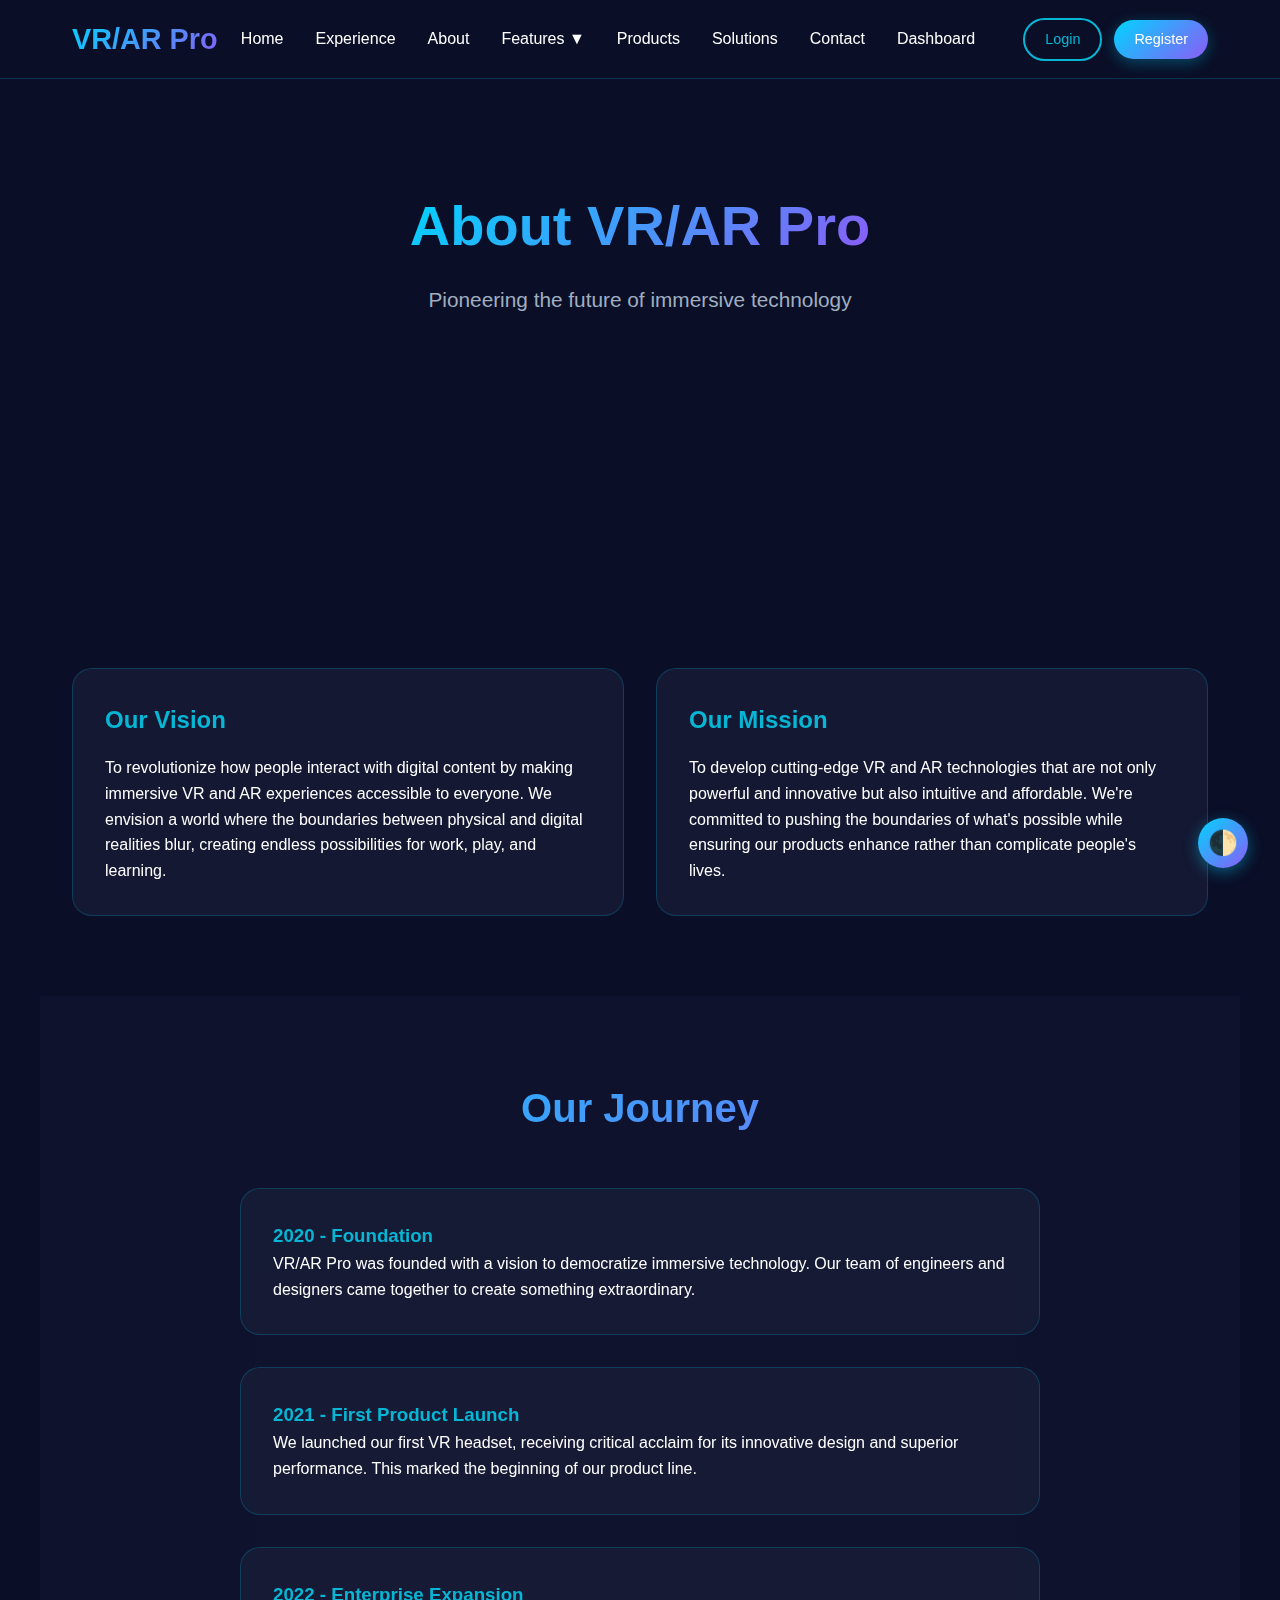
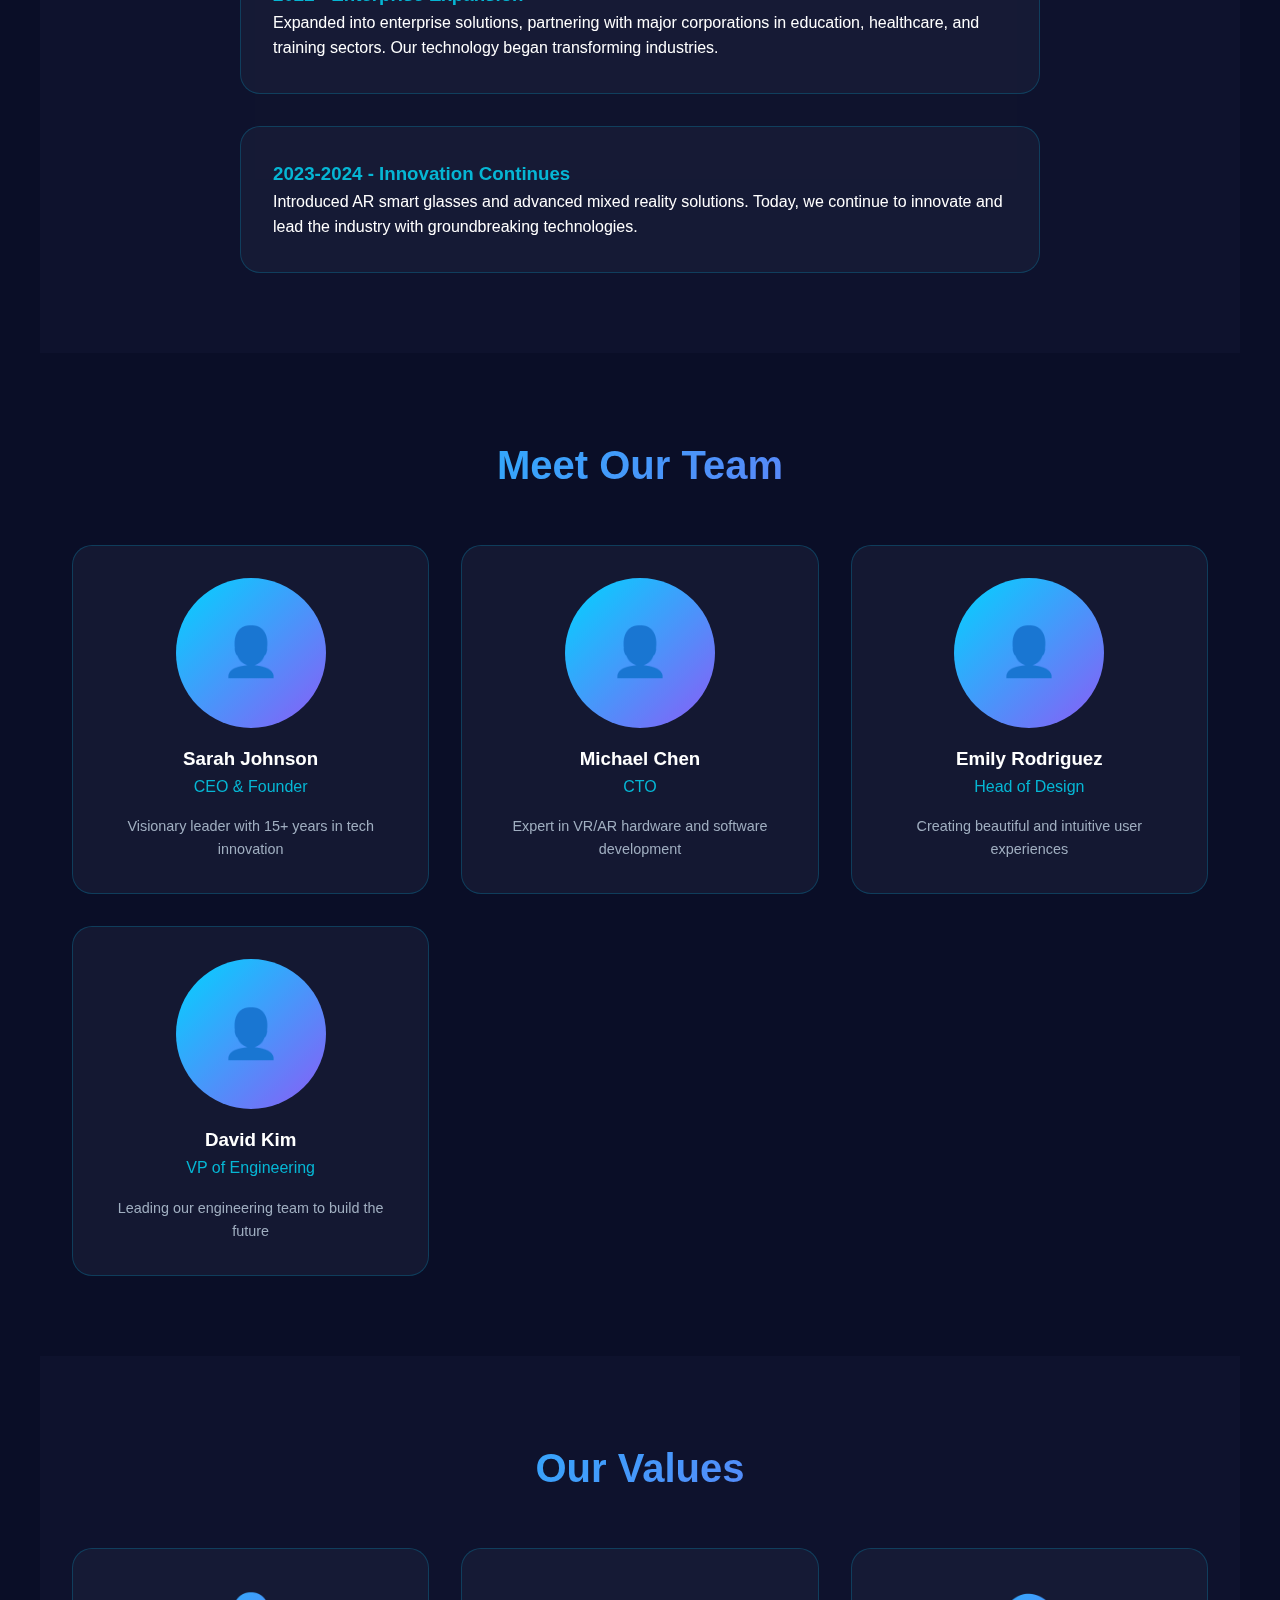
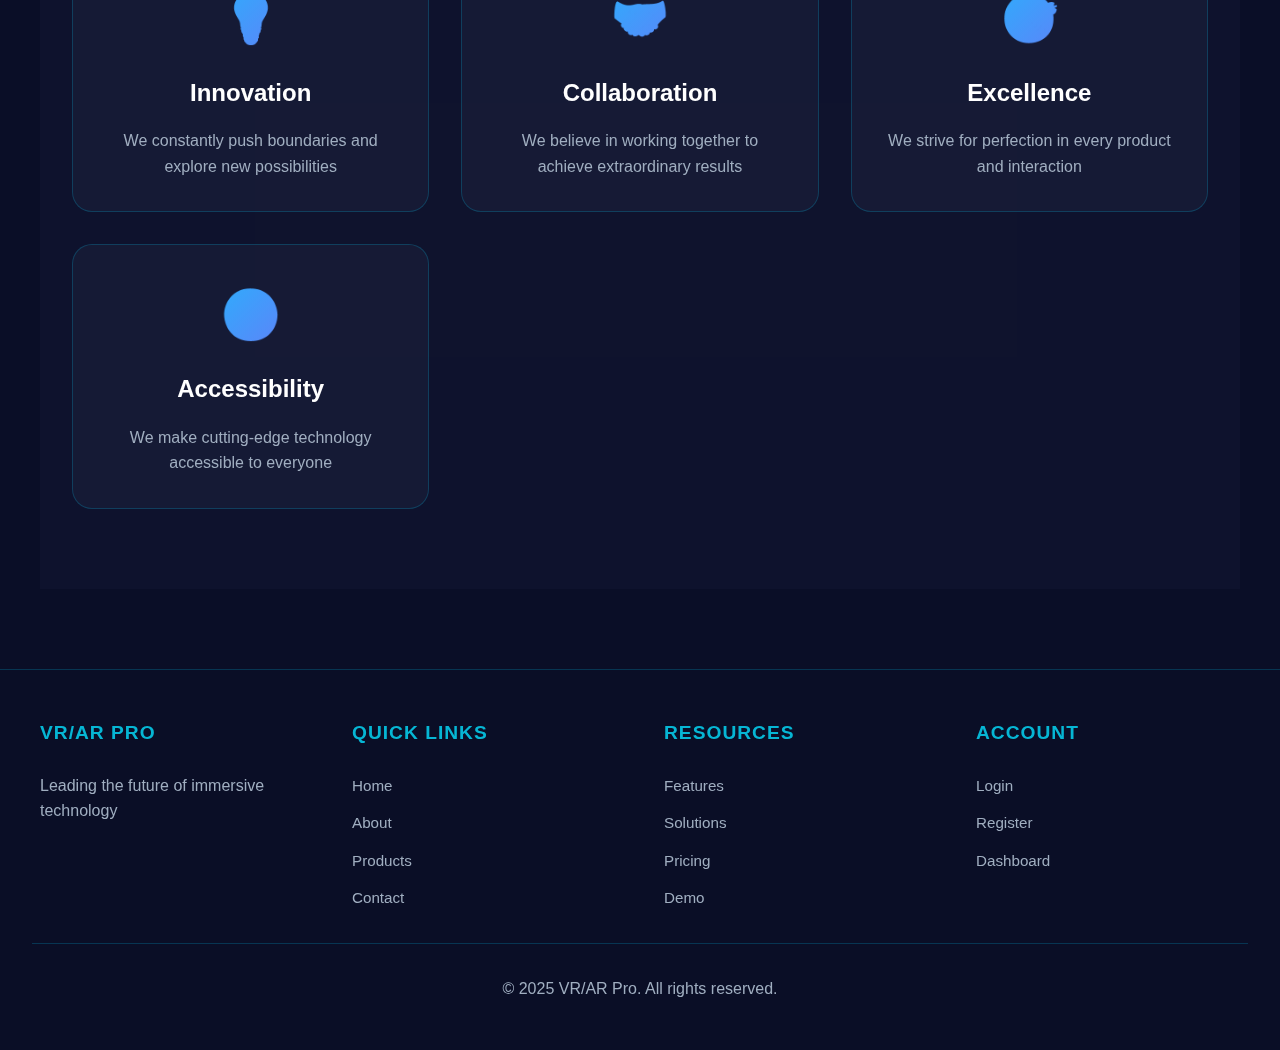
<file: about.html>
<!DOCTYPE html>
<html lang="en">
<head>
    <meta charset="UTF-8">
    <meta name="viewport" content="width=device-width, initial-scale=1.0">
    <title>About Us - VR/AR Pro</title>
    <link rel="stylesheet" href="css/style.css">
    <script src="https://code.jquery.com/jquery-3.6.0.min.js"></script>
</head>
<body>
    <!-- Navbar -->
    <nav class="navbar">
        <div class="nav-container">
            <a href="index.html" class="logo">VR/AR Pro</a>
            <ul class="nav-menu">
                <li><a href="index.html">Home</a></li>
                <li><a href="home-experience.html">Experience</a></li>
                <li><a href="about.html">About</a></li>
                <li>
                    <a href="features.html">Features ▼</a>
                    <ul class="dropdown">
                        <li><a href="pricing.html">Pricing</a></li>
                        <li><a href="demo.html">Demo</a></li>
                    </ul>
                </li>
                <li><a href="products.html">Products</a></li>
                <li><a href="solutions.html">Solutions</a></li>
                <li><a href="contact.html">Contact</a></li>
                <li><a href="dashboard.html">Dashboard</a></li>
                <li class="nav-buttons">
                    <a href="login.html" class="btn-nav btn-nav-login">Login</a>
                    <a href="register.html" class="btn-nav btn-nav-register">Register</a>
                </li>
                <li class="theme-toggle-mobile">
                    <button class="theme-toggle">🌓</button>
                </li>
            </ul>
            <button class="mobile-menu-toggle">☰</button>
        </div>
    </nav>

    <!-- Hero Section -->
    <section class="hero" style="background-image: url('https://images.unsplash.com/photo-1521737604893-d14cc237f11d'); min-height: 60vh;">
        <div class="hero-content">
            <h1>About VR/AR Pro</h1>
            <p>Pioneering the future of immersive technology</p>
        </div>
    </section>

    <!-- Vision & Mission -->
    <section class="section">
        <div class="features-grid">
            <div class="card">
                <h2 style="color: var(--primary-cyan); margin-bottom: 1rem;">Our Vision</h2>
                <p>To revolutionize how people interact with digital content by making immersive VR and AR experiences accessible to everyone. We envision a world where the boundaries between physical and digital realities blur, creating endless possibilities for work, play, and learning.</p>
            </div>
            <div class="card">
                <h2 style="color: var(--primary-cyan); margin-bottom: 1rem;">Our Mission</h2>
                <p>To develop cutting-edge VR and AR technologies that are not only powerful and innovative but also intuitive and affordable. We're committed to pushing the boundaries of what's possible while ensuring our products enhance rather than complicate people's lives.</p>
            </div>
        </div>
    </section>

    <!-- Timeline -->
    <section class="section" style="background: rgba(26, 31, 58, 0.3);">
        <h2 class="section-title">Our Journey</h2>
        <div style="max-width: 800px; margin: 0 auto;">
            <div class="card" style="margin-bottom: 2rem;">
                <h3 style="color: var(--primary-cyan);">2020 - Foundation</h3>
                <p>VR/AR Pro was founded with a vision to democratize immersive technology. Our team of engineers and designers came together to create something extraordinary.</p>
            </div>
            <div class="card" style="margin-bottom: 2rem;">
                <h3 style="color: var(--primary-cyan);">2021 - First Product Launch</h3>
                <p>We launched our first VR headset, receiving critical acclaim for its innovative design and superior performance. This marked the beginning of our product line.</p>
            </div>
            <div class="card" style="margin-bottom: 2rem;">
                <h3 style="color: var(--primary-cyan);">2022 - Enterprise Expansion</h3>
                <p>Expanded into enterprise solutions, partnering with major corporations in education, healthcare, and training sectors. Our technology began transforming industries.</p>
            </div>
            <div class="card">
                <h3 style="color: var(--primary-cyan);">2023-2024 - Innovation Continues</h3>
                <p>Introduced AR smart glasses and advanced mixed reality solutions. Today, we continue to innovate and lead the industry with groundbreaking technologies.</p>
            </div>
        </div>
    </section>

    <!-- Team Section -->
    <section class="section">
        <h2 class="section-title">Meet Our Team</h2>
        <div class="features-grid">
            <div class="card" style="text-align: center;">
                <div style="width: 150px; height: 150px; border-radius: 50%; background: var(--gradient-neon); margin: 0 auto 1rem; display: flex; align-items: center; justify-content: center; font-size: 3rem;">
                    👤
                </div>
                <h3>Sarah Johnson</h3>
                <p style="color: var(--primary-cyan); margin-bottom: 1rem;">CEO & Founder</p>
                <p style="color: var(--text-secondary); font-size: 0.9rem;">Visionary leader with 15+ years in tech innovation</p>
            </div>
            <div class="card" style="text-align: center;">
                <div style="width: 150px; height: 150px; border-radius: 50%; background: var(--gradient-neon); margin: 0 auto 1rem; display: flex; align-items: center; justify-content: center; font-size: 3rem;">
                    👤
                </div>
                <h3>Michael Chen</h3>
                <p style="color: var(--primary-cyan); margin-bottom: 1rem;">CTO</p>
                <p style="color: var(--text-secondary); font-size: 0.9rem;">Expert in VR/AR hardware and software development</p>
            </div>
            <div class="card" style="text-align: center;">
                <div style="width: 150px; height: 150px; border-radius: 50%; background: var(--gradient-neon); margin: 0 auto 1rem; display: flex; align-items: center; justify-content: center; font-size: 3rem;">
                    👤
                </div>
                <h3>Emily Rodriguez</h3>
                <p style="color: var(--primary-cyan); margin-bottom: 1rem;">Head of Design</p>
                <p style="color: var(--text-secondary); font-size: 0.9rem;">Creating beautiful and intuitive user experiences</p>
            </div>
            <div class="card" style="text-align: center;">
                <div style="width: 150px; height: 150px; border-radius: 50%; background: var(--gradient-neon); margin: 0 auto 1rem; display: flex; align-items: center; justify-content: center; font-size: 3rem;">
                    👤
                </div>
                <h3>David Kim</h3>
                <p style="color: var(--primary-cyan); margin-bottom: 1rem;">VP of Engineering</p>
                <p style="color: var(--text-secondary); font-size: 0.9rem;">Leading our engineering team to build the future</p>
            </div>
        </div>
    </section>

    <!-- Values -->
    <section class="section" style="background: rgba(26, 31, 58, 0.3);">
        <h2 class="section-title">Our Values</h2>
        <div class="features-grid">
            <div class="feature-card">
                <div class="feature-icon">💡</div>
                <h3>Innovation</h3>
                <p>We constantly push boundaries and explore new possibilities</p>
            </div>
            <div class="feature-card">
                <div class="feature-icon">🤝</div>
                <h3>Collaboration</h3>
                <p>We believe in working together to achieve extraordinary results</p>
            </div>
            <div class="feature-card">
                <div class="feature-icon">🎯</div>
                <h3>Excellence</h3>
                <p>We strive for perfection in every product and interaction</p>
            </div>
            <div class="feature-card">
                <div class="feature-icon">🌍</div>
                <h3>Accessibility</h3>
                <p>We make cutting-edge technology accessible to everyone</p>
            </div>
        </div>
    </section>

    <!-- Footer -->
    <footer class="footer">
        <div class="footer-content">
            <div class="footer-section">
                <h3>VR/AR Pro</h3>
                <p>Leading the future of immersive technology</p>
            </div>
            <div class="footer-section">
                <h3>Quick Links</h3>
                <ul>
                    <li><a href="index.html">Home</a></li>
                    <li><a href="about.html">About</a></li>
                    <li><a href="products.html">Products</a></li>
                    <li><a href="contact.html">Contact</a></li>
                </ul>
            </div>
            <div class="footer-section">
                <h3>Resources</h3>
                <ul>
                    <li><a href="features.html">Features</a></li>
                    <li><a href="solutions.html">Solutions</a></li>
                    <li><a href="pricing.html">Pricing</a></li>
                    <li><a href="demo.html">Demo</a></li>
                </ul>
            </div>
            <div class="footer-section">
                <h3>Account</h3>
                <ul>
                    <li><a href="login.html">Login</a></li>
                    <li><a href="register.html">Register</a></li>
                    <li><a href="dashboard.html">Dashboard</a></li>
                </ul>
            </div>
        </div>
        <div class="footer-bottom">
            <p style="text-align: center; width: 100%;">&copy; 2025 VR/AR Pro. All rights reserved.</p>
        </div>
    </footer>

    <!-- Theme Toggle Button -->
    <button class="theme-toggle">🌓</button>

    <script src="js/main.js"></script>
</body>
</html>
</file>
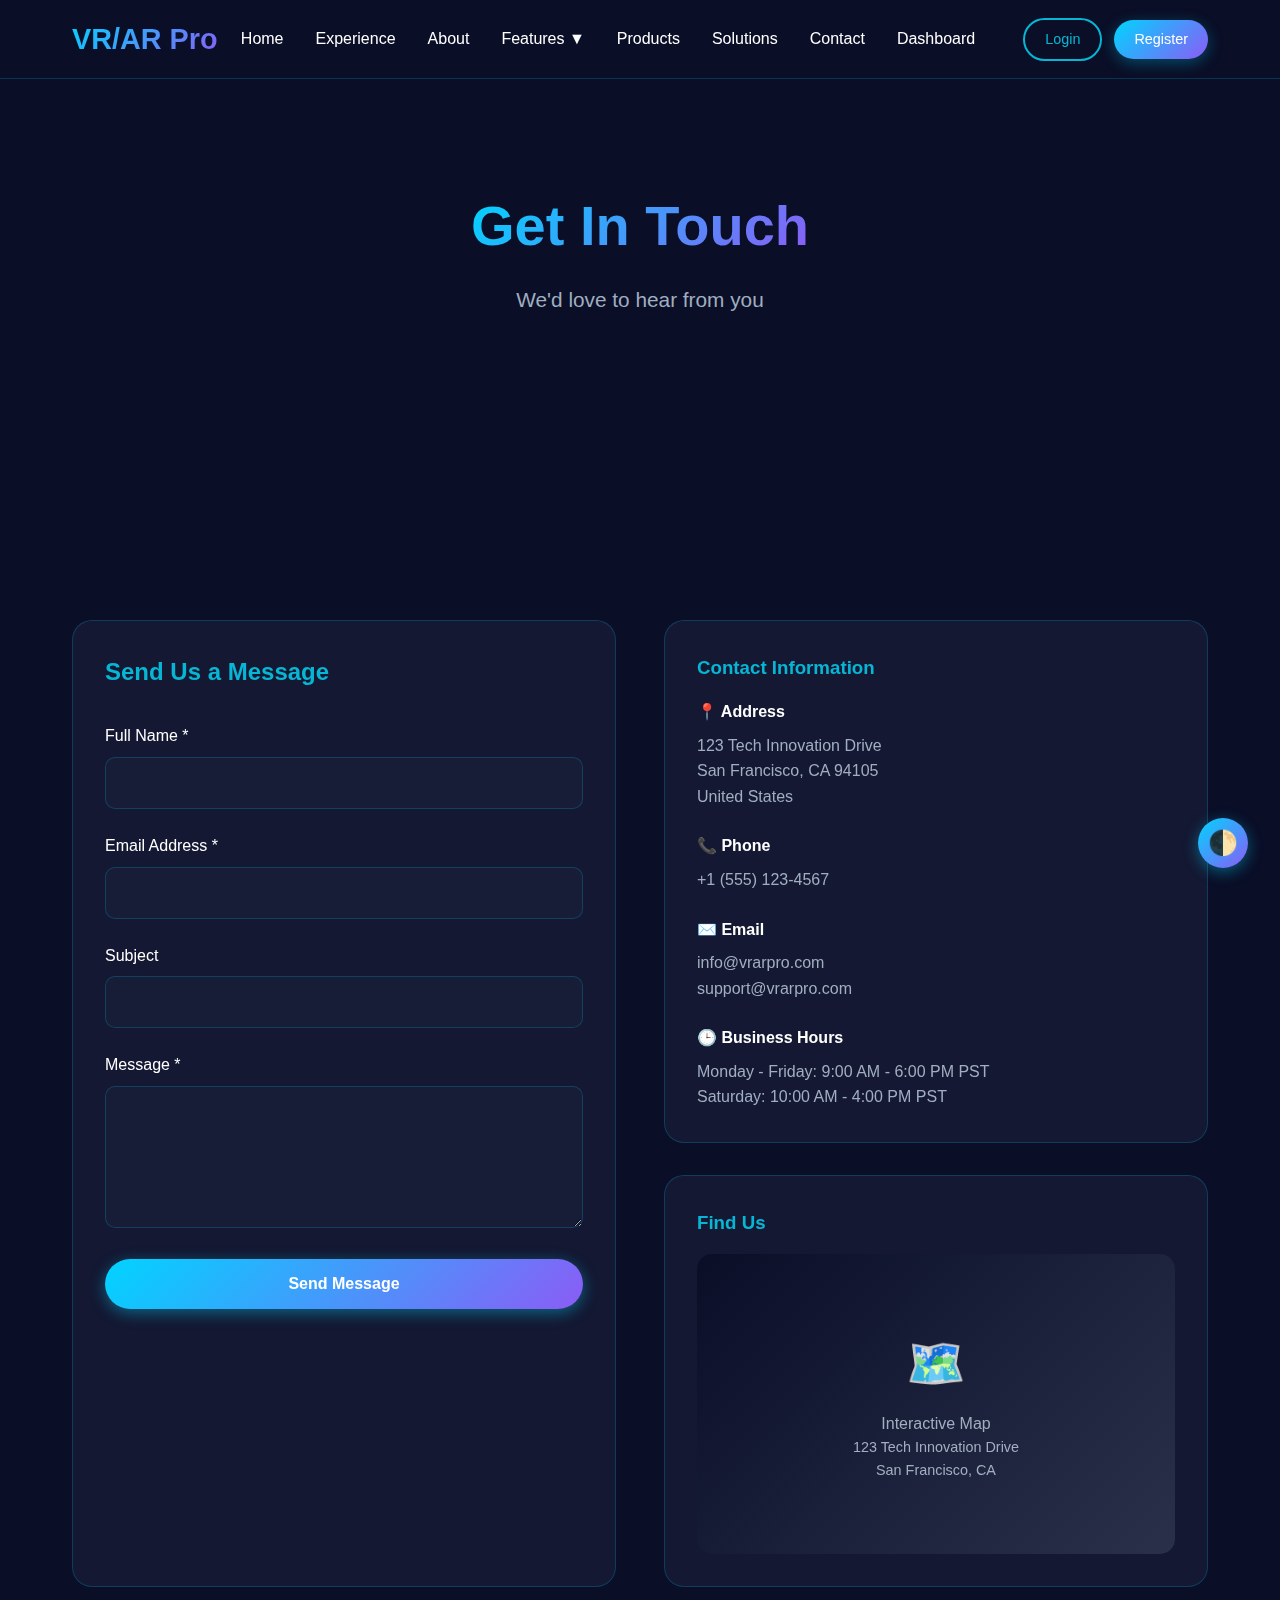
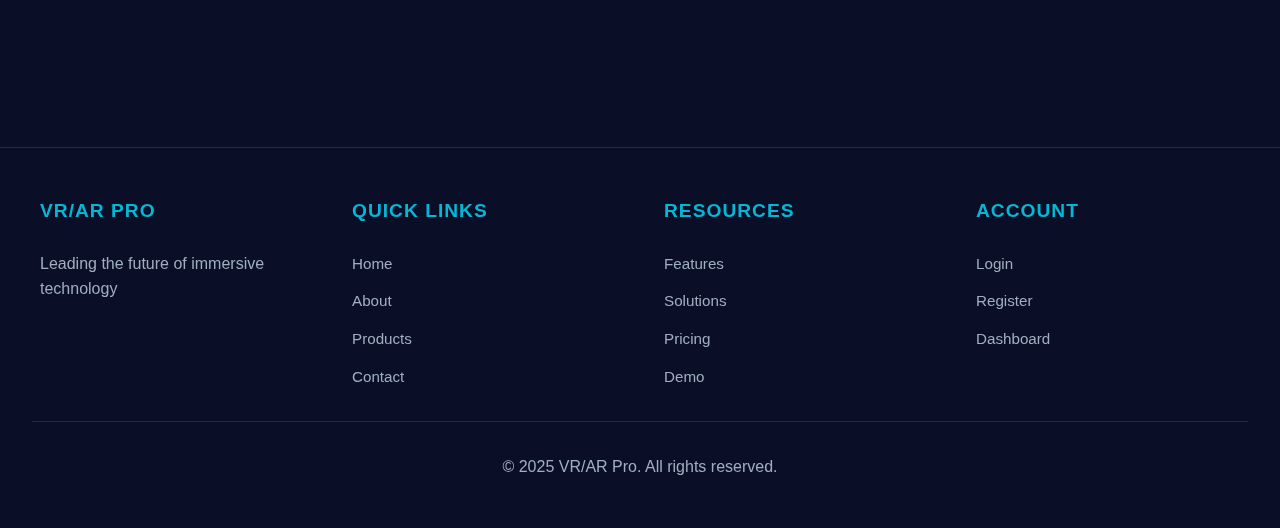
<file: contact.html>
<!DOCTYPE html>
<html lang="en">
<head>
    <meta charset="UTF-8">
    <meta name="viewport" content="width=device-width, initial-scale=1.0">
    <title>Contact Us - VR/AR Pro</title>
    <link rel="stylesheet" href="css/style.css">
    <script src="https://code.jquery.com/jquery-3.6.0.min.js"></script>
</head>
<body>
    <!-- Navbar -->
    <nav class="navbar">
        <div class="nav-container">
            <a href="index.html" class="logo">VR/AR Pro</a>
            <ul class="nav-menu">
                <li><a href="index.html">Home</a></li>
                <li><a href="home-experience.html">Experience</a></li>
                <li><a href="about.html">About</a></li>
                <li>
                    <a href="features.html">Features ▼</a>
                    <ul class="dropdown">
                        <li><a href="pricing.html">Pricing</a></li>
                        <li><a href="demo.html">Demo</a></li>
                    </ul>
                </li>
                <li><a href="products.html">Products</a></li>
                <li><a href="solutions.html">Solutions</a></li>
                <li><a href="contact.html">Contact</a></li>
                <li><a href="dashboard.html">Dashboard</a></li>
                <li class="nav-buttons">
                    <a href="login.html" class="btn-nav btn-nav-login">Login</a>
                    <a href="register.html" class="btn-nav btn-nav-register">Register</a>
                </li>
                <li class="theme-toggle-mobile">
                    <button class="theme-toggle">🌓</button>
                </li>
            </ul>
            <button class="mobile-menu-toggle">☰</button>
        </div>
    </nav>

    <!-- Hero Section -->
    <section class="hero" style="background-image: url('https://images.unsplash.com/photo-1614853316476-de00d14cb1fc'); min-height: 60vh;">
        <div class="hero-content">
            <h1>Get In Touch</h1>
            <p>We'd love to hear from you</p>
        </div>
    </section>

    <!-- Contact Section -->
    <section class="section">
        <div style="display: grid; grid-template-columns: 1fr 1fr; gap: 3rem; max-width: 1200px; margin: 0 auto;" class="contact-grid">
            <!-- Contact Form -->
            <div class="card">
                <h2 style="margin-bottom: 2rem; color: var(--primary-cyan);">Send Us a Message</h2>
                <form id="contact-form">
                    <div class="form-group">
                        <label for="contact-name">Full Name *</label>
                        <input type="text" id="contact-name" class="form-control" required>
                    </div>
                    <div class="form-group">
                        <label for="contact-email">Email Address *</label>
                        <input type="email" id="contact-email" class="form-control" required>
                    </div>
                    <div class="form-group">
                        <label for="contact-subject">Subject</label>
                        <input type="text" id="contact-subject" class="form-control">
                    </div>
                    <div class="form-group">
                        <label for="contact-message">Message *</label>
                        <textarea id="contact-message" class="form-control" rows="6" required></textarea>
                    </div>
                    <button type="submit" class="btn btn-primary" style="width: 100%;">Send Message</button>
                </form>
            </div>

            <!-- Contact Info -->
            <div>
                <div class="card" style="margin-bottom: 2rem;">
                    <h3 style="color: var(--primary-cyan); margin-bottom: 1rem;">Contact Information</h3>
                    <div style="margin-bottom: 1.5rem;">
                        <h4 style="color: var(--text-primary); margin-bottom: 0.5rem;">📍 Address</h4>
                        <p style="color: var(--text-secondary);">123 Tech Innovation Drive<br>San Francisco, CA 94105<br>United States</p>
                    </div>
                    <div style="margin-bottom: 1.5rem;">
                        <h4 style="color: var(--text-primary); margin-bottom: 0.5rem;">📞 Phone</h4>
                        <p style="color: var(--text-secondary);">+1 (555) 123-4567</p>
                    </div>
                    <div style="margin-bottom: 1.5rem;">
                        <h4 style="color: var(--text-primary); margin-bottom: 0.5rem;">✉️ Email</h4>
                        <p style="color: var(--text-secondary);">info@vrarpro.com<br>support@vrarpro.com</p>
                    </div>
                    <div>
                        <h4 style="color: var(--text-primary); margin-bottom: 0.5rem;">🕒 Business Hours</h4>
                        <p style="color: var(--text-secondary);">Monday - Friday: 9:00 AM - 6:00 PM PST<br>Saturday: 10:00 AM - 4:00 PM PST</p>
                    </div>
                </div>

                <!-- Map Placeholder -->
                <div class="card">
                    <h3 style="color: var(--primary-cyan); margin-bottom: 1rem;">Find Us</h3>
                    <div style="width: 100%; height: 300px; background: var(--gradient-hero); border-radius: 15px; display: flex; align-items: center; justify-content: center; color: var(--text-secondary);">
                        <div style="text-align: center;">
                            <div style="font-size: 3rem; margin-bottom: 0.5rem;">🗺️</div>
                            <p>Interactive Map</p>
                            <p style="font-size: 0.9rem;">123 Tech Innovation Drive<br>San Francisco, CA</p>
                        </div>
                    </div>
                </div>
            </div>
        </div>
    </section>

    <!-- Footer -->
    <footer class="footer">
        <div class="footer-content">
            <div class="footer-section">
                <h3>VR/AR Pro</h3>
                <p>Leading the future of immersive technology</p>
            </div>
            <div class="footer-section">
                <h3>Quick Links</h3>
                <ul>
                    <li><a href="index.html">Home</a></li>
                    <li><a href="about.html">About</a></li>
                    <li><a href="products.html">Products</a></li>
                    <li><a href="contact.html">Contact</a></li>
                </ul>
            </div>
            <div class="footer-section">
                <h3>Resources</h3>
                <ul>
                    <li><a href="features.html">Features</a></li>
                    <li><a href="solutions.html">Solutions</a></li>
                    <li><a href="pricing.html">Pricing</a></li>
                    <li><a href="demo.html">Demo</a></li>
                </ul>
            </div>
            <div class="footer-section">
                <h3>Account</h3>
                <ul>
                    <li><a href="login.html">Login</a></li>
                    <li><a href="register.html">Register</a></li>
                    <li><a href="dashboard.html">Dashboard</a></li>
                </ul>
            </div>
        </div>
        <div class="footer-bottom">
            <p style="text-align: center; width: 100%;">&copy; 2025 VR/AR Pro. All rights reserved.</p>
        </div>
    </footer>

    <!-- Theme Toggle Button -->
    <button class="theme-toggle">🌓</button>

    <script src="js/main.js"></script>
</body>
</html>
</file>
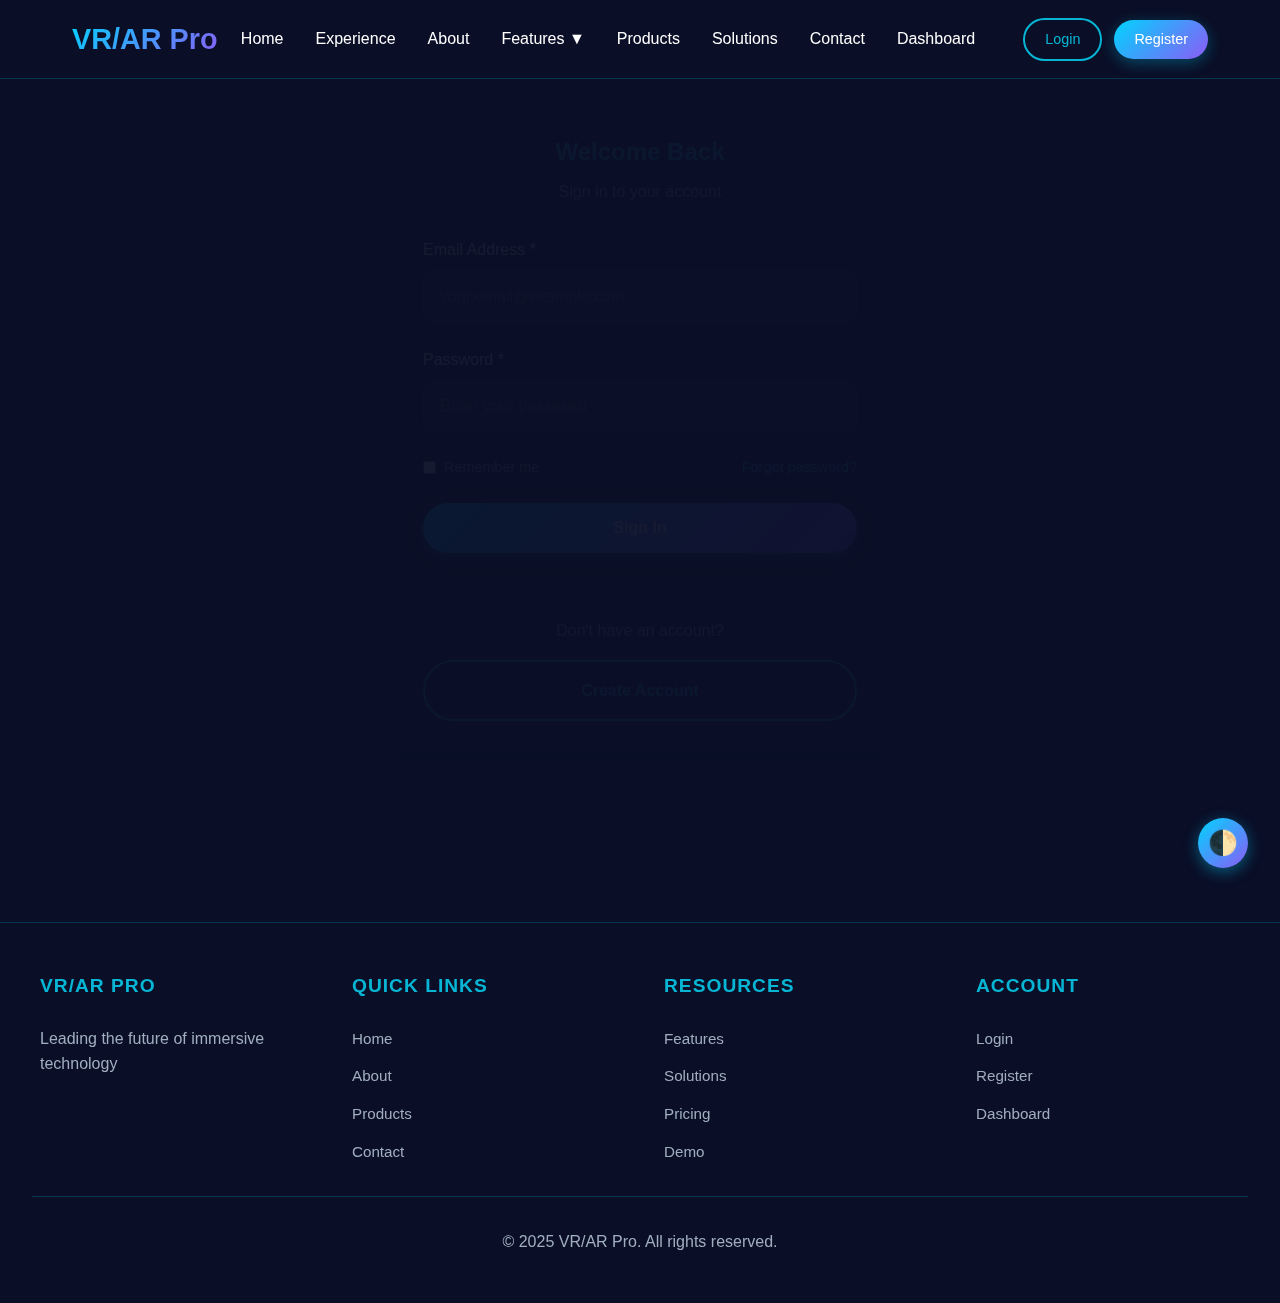
<file: dashboard-analytics.html>
<!DOCTYPE html>
<html lang="en">
<head>
    <meta charset="UTF-8">
    <meta name="viewport" content="width=device-width, initial-scale=1.0">
    <title>Analytics - VR/AR Pro</title>
    <link rel="stylesheet" href="css/style.css">
    <script src="https://code.jquery.com/jquery-3.6.0.min.js"></script>
</head>
<body>
    <!-- Sidebar Toggle (Mobile) -->
    <button class="sidebar-toggle">☰</button>

    <!-- Dashboard Container -->
    <div class="dashboard-container">
        <!-- Sidebar -->
        <aside class="dashboard-sidebar">
            <div style="padding: 2rem; border-bottom: 1px solid rgba(0, 212, 255, 0.2);">
                <a href="index.html" class="logo" style="font-size: 1.5rem; display: block; margin-bottom: 1.5rem;">VR/AR Pro</a>
                <p class="user-name" style="color: var(--text-primary); font-weight: bold; margin-bottom: 0.25rem;">User</p>
                <p class="user-email" style="color: var(--text-secondary); font-size: 0.9rem;">user@example.com</p>
            </div>
            <ul class="sidebar-menu">
                <li><a href="dashboard.html">Overview</a></li>
                <li><a href="dashboard-analytics.html" class="active">Analytics</a></li>
                <li><a href="products.html">Products</a></li>
                <li><a href="demo.html">Demos</a></li>
                <li><a href="contact.html">Support</a></li>
                <li><a href="pricing.html">Billing</a></li>
                <li style="margin-top: 2rem; padding-top: 2rem; border-top: 1px solid rgba(0, 212, 255, 0.2);">
                    <button class="btn btn-secondary logout-btn" style="width: 100%;">Logout</button>
                </li>
            </ul>
        </aside>

        <!-- Main Content -->
        <main class="dashboard-content">
            <div style="display: flex; justify-content: space-between; align-items: center; margin-bottom: 2rem;">
                <h1 style="color: var(--primary-cyan);">Analytics</h1>
                <select class="form-control date-filter" style="width: auto; min-width: 200px;">
                    <option value="7days">Last 7 Days</option>
                    <option value="30days" selected>Last 30 Days</option>
                    <option value="90days">Last 90 Days</option>
                    <option value="1year">Last Year</option>
                </select>
            </div>

            <!-- User Growth Chart -->
            <div class="chart-container">
                <h3 class="chart-title">User Growth</h3>
                <div id="user-growth-chart" style="height: 250px; display: flex; align-items: flex-end; justify-content: space-around; padding: 1rem;"></div>
            </div>

            <!-- Revenue Chart -->
            <div class="chart-container">
                <h3 class="chart-title">Revenue</h3>
                <div id="revenue-chart" style="height: 250px; padding: 1rem;"></div>
            </div>

            <!-- Product Views Chart -->
            <div class="chart-container">
                <h3 class="chart-title">Product Views</h3>
                <div id="product-views-chart" style="height: 250px; display: flex; align-items: flex-end; justify-content: space-around; padding: 1rem;"></div>
            </div>

            <!-- Additional Stats -->
            <div class="stats-grid" style="margin-top: 2rem;">
                <div class="stat-card">
                    <div class="stat-value">85%</div>
                    <div class="stat-label">Conversion Rate</div>
                </div>
                <div class="stat-card">
                    <div class="stat-value">2.5K</div>
                    <div class="stat-label">Page Views</div>
                </div>
                <div class="stat-card">
                    <div class="stat-value">1.2K</div>
                    <div class="stat-label">Unique Visitors</div>
                </div>
                <div class="stat-card">
                    <div class="stat-value">4.2min</div>
                    <div class="stat-label">Avg. Session</div>
                </div>
            </div>
        </main>
    </div>

    <!-- Theme Toggle -->
    <button class="theme-toggle">🌓</button>

    <script src="js/main.js"></script>
    <script src="js/dashboard.js"></script>
</body>
</html>
</file>
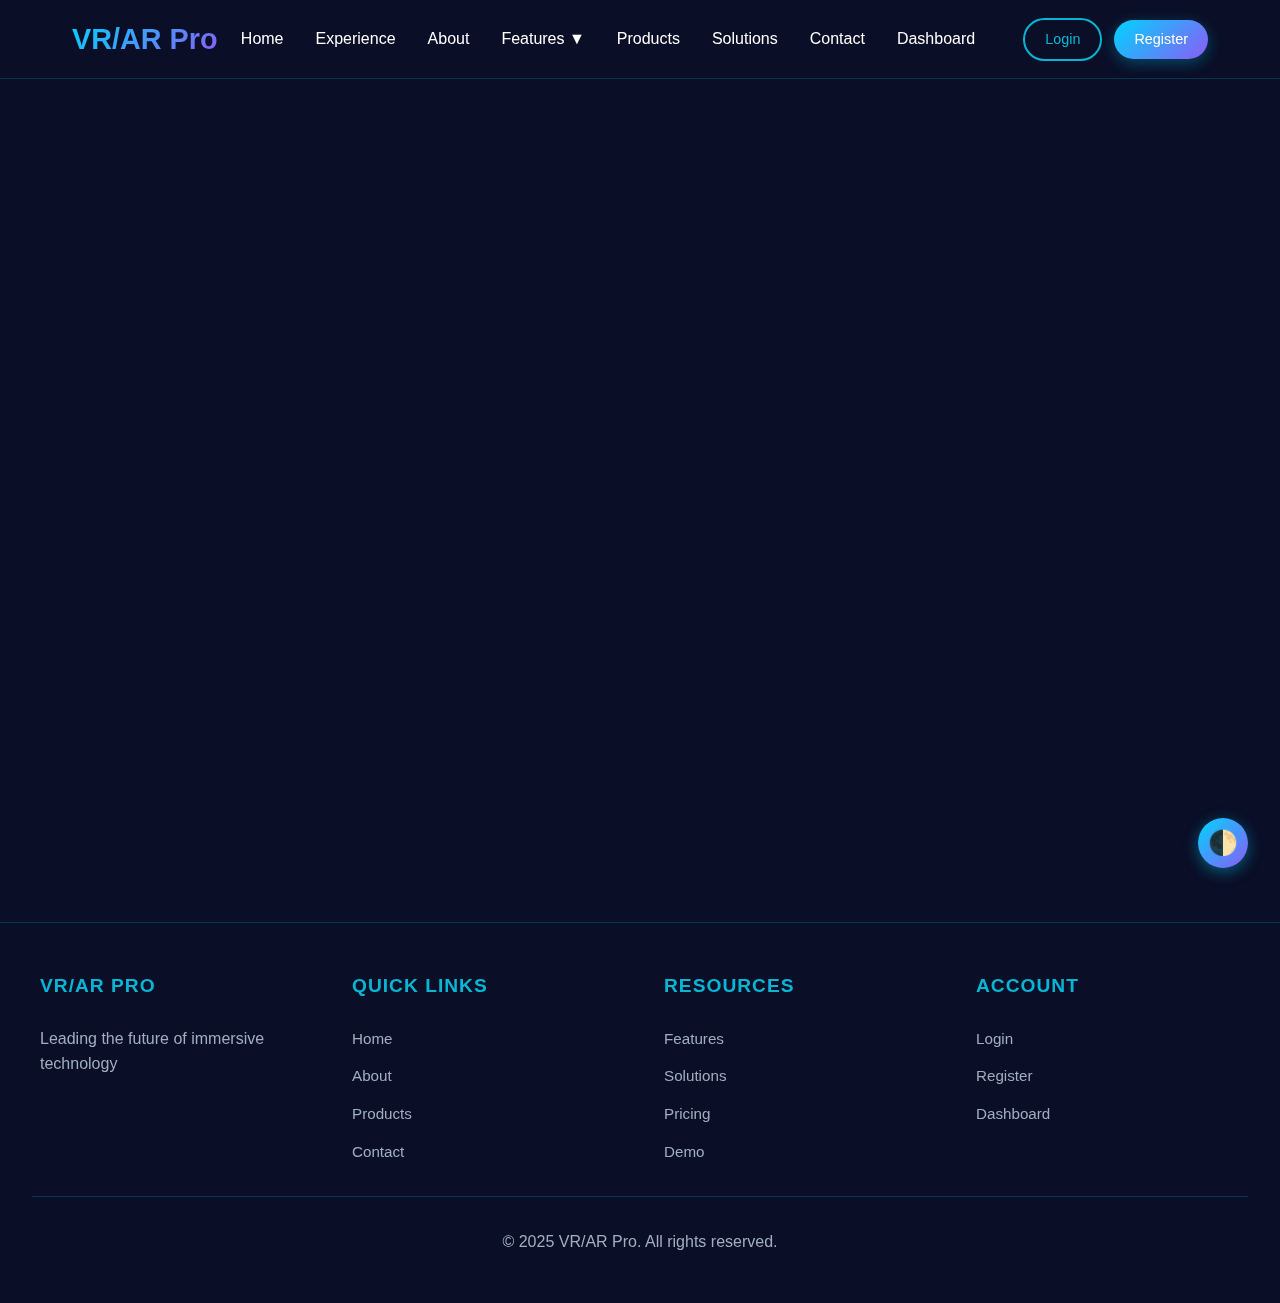
<file: dashboard.html>
<!DOCTYPE html>
<html lang="en">
<head>
    <meta charset="UTF-8">
    <meta name="viewport" content="width=device-width, initial-scale=1.0">
    <title>Dashboard - VR/AR Pro</title>
    <link rel="stylesheet" href="css/style.css">
    <script src="https://code.jquery.com/jquery-3.6.0.min.js"></script>
</head>
<body>
    <!-- Sidebar Toggle (Mobile) -->
    <button class="sidebar-toggle">☰</button>

    <!-- Dashboard Container -->
    <div class="dashboard-container">
        <!-- Sidebar -->
        <aside class="dashboard-sidebar">
            <div style="padding: 2rem; border-bottom: 1px solid rgba(0, 212, 255, 0.2);">
                <a href="index.html" class="logo" style="font-size: 1.5rem; display: block; margin-bottom: 1.5rem;">VR/AR Pro</a>
                <p class="user-name" style="color: var(--text-primary); font-weight: bold; margin-bottom: 0.25rem;">User</p>
                <p class="user-email" style="color: var(--text-secondary); font-size: 0.9rem;">user@example.com</p>
            </div>
            <ul class="sidebar-menu">
                <li><a href="dashboard.html" class="active">Overview</a></li>
                <li><a href="dashboard-analytics.html">Analytics</a></li>
                <li><a href="products.html">Products</a></li>
                <li><a href="demo.html">Demos</a></li>
                <li><a href="contact.html">Support</a></li>
                <li><a href="pricing.html">Billing</a></li>
                <li style="margin-top: 2rem; padding-top: 2rem; border-top: 1px solid rgba(0, 212, 255, 0.2);">
                    <button class="btn btn-secondary logout-btn" style="width: 100%;">Logout</button>
                </li>
            </ul>
        </aside>

        <!-- Main Content -->
        <main class="dashboard-content">
            <h1 style="margin-bottom: 2rem; color: var(--primary-cyan);">Dashboard Overview</h1>

            <!-- Stats Grid -->
            <div class="stats-grid">
                <div class="stat-card">
                    <div class="stat-value stat-total-users">0</div>
                    <div class="stat-label">Total Users</div>
                </div>
                <div class="stat-card">
                    <div class="stat-value stat-active-sessions">0</div>
                    <div class="stat-label">Active Sessions</div>
                </div>
                <div class="stat-card">
                    <div class="stat-value stat-revenue">$0</div>
                    <div class="stat-label">Revenue</div>
                </div>
                <div class="stat-card">
                    <div class="stat-value stat-products">0</div>
                    <div class="stat-label">Products</div>
                </div>
            </div>

            <!-- Recent Activity -->
            <div class="card">
                <h2 style="color: var(--primary-cyan); margin-bottom: 1.5rem;">Recent Activity</h2>
                <table class="data-table" id="activity-table">
                    <thead>
                        <tr>
                            <th>Date</th>
                            <th>User</th>
                            <th>Action</th>
                            <th>Status</th>
                        </tr>
                    </thead>
                    <tbody>
                        <tr>
                            <td colspan="4" style="text-align: center; color: var(--text-secondary);">Loading...</td>
                        </tr>
                    </tbody>
                </table>
            </div>

            <!-- Quick Actions -->
            <div class="card" style="margin-top: 2rem;">
                <h2 style="color: var(--primary-cyan); margin-bottom: 1.5rem;">Quick Actions</h2>
                <div style="display: grid; grid-template-columns: repeat(auto-fit, minmax(200px, 1fr)); gap: 1rem;">
                    <a href="products.html" class="btn btn-primary" style="text-align: center;">View Products</a>
                    <a href="demo.html" class="btn btn-secondary" style="text-align: center;">Request Demo</a>
                    <a href="dashboard-analytics.html" class="btn btn-secondary" style="text-align: center;">View Analytics</a>
                    <a href="contact.html" class="btn btn-secondary" style="text-align: center;">Contact Support</a>
                </div>
            </div>
        </main>
    </div>

    <!-- Theme Toggle -->
    <button class="theme-toggle">🌓</button>

    <script src="js/main.js"></script>
    <script src="js/dashboard.js"></script>
</body>
</html>
</file>
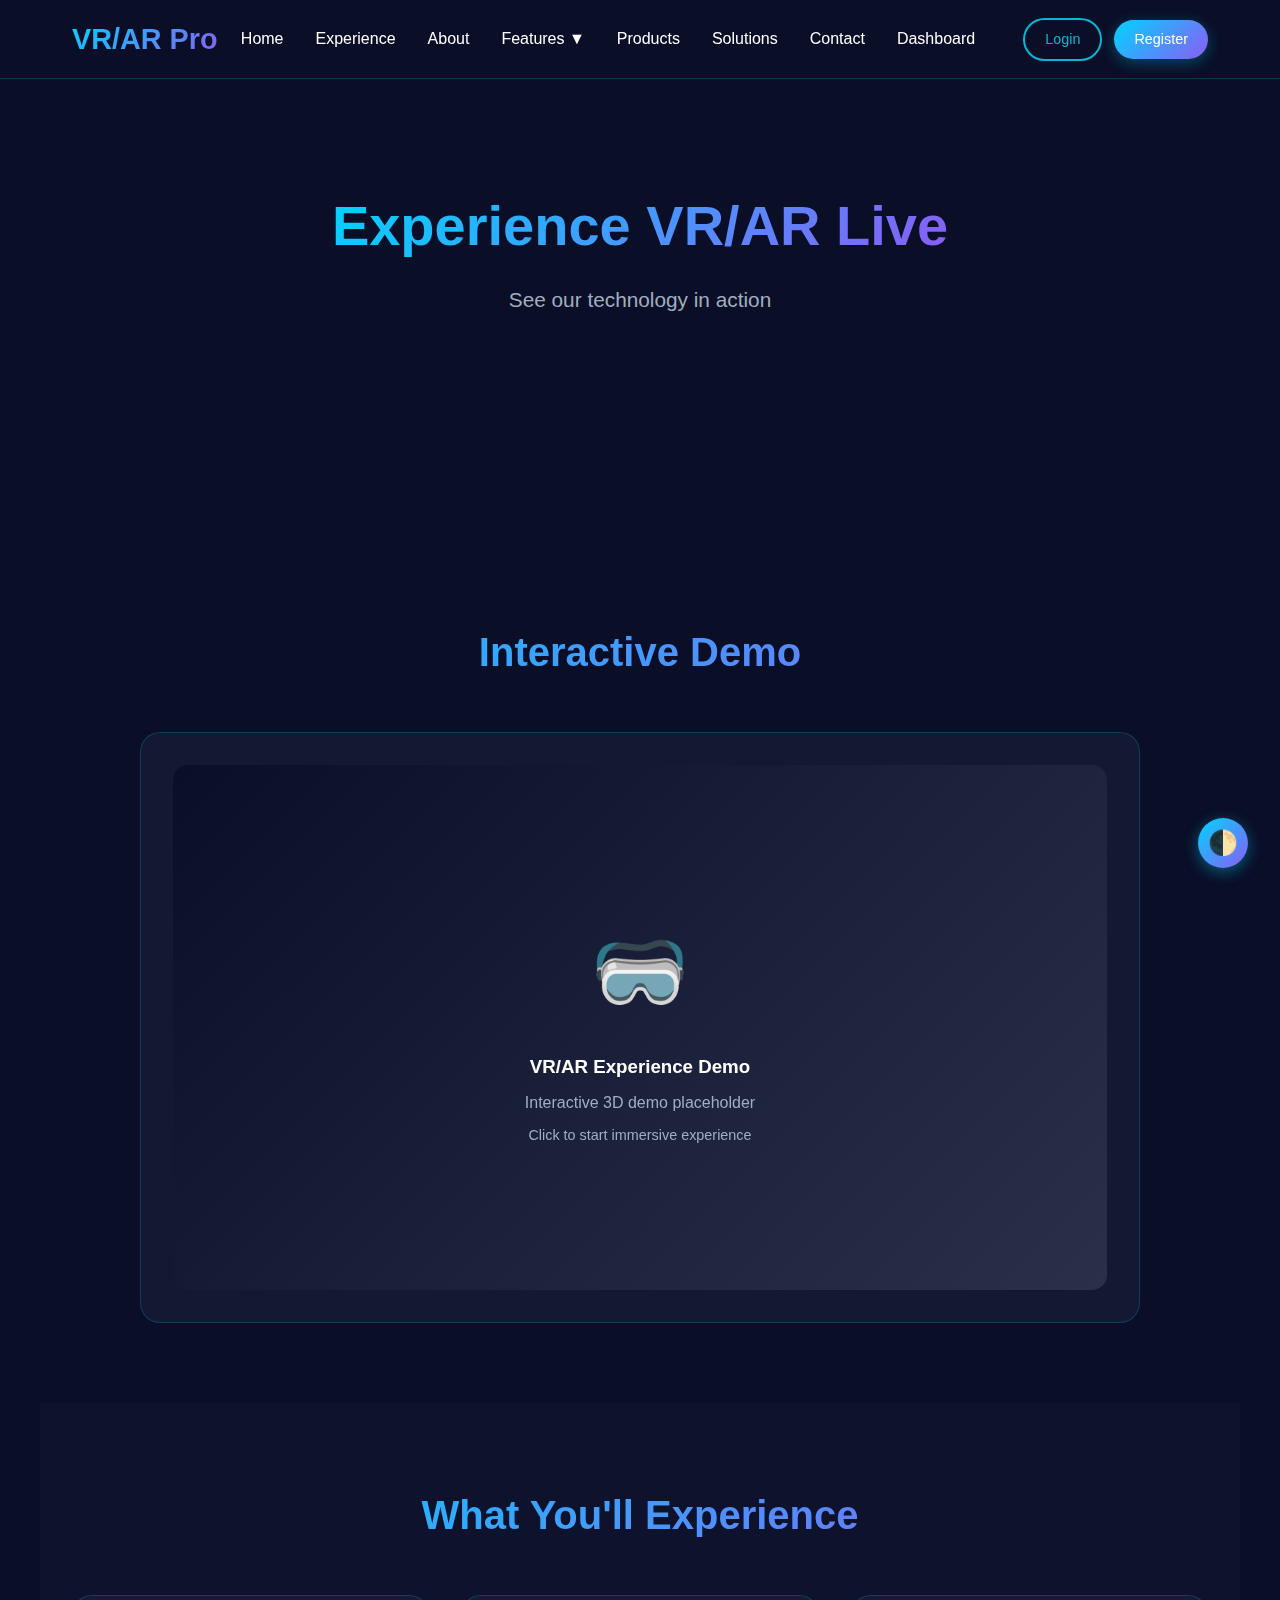
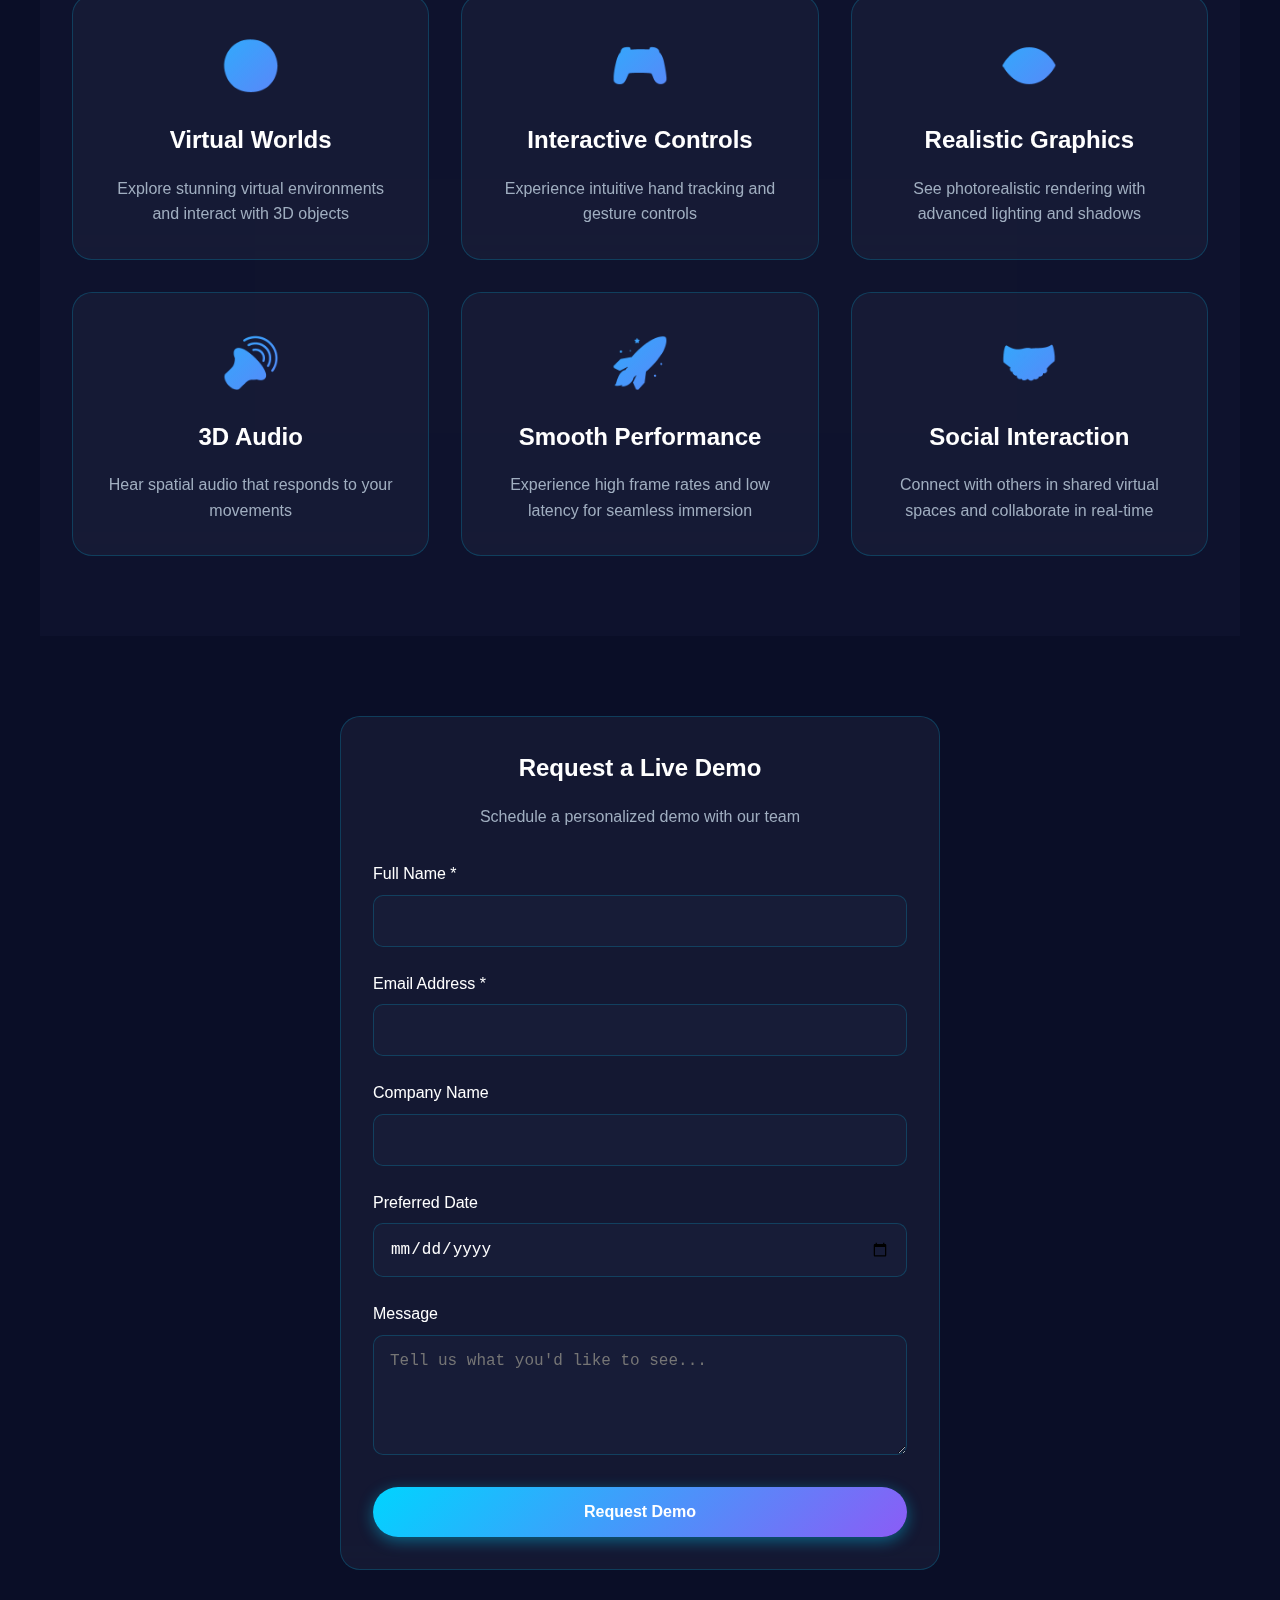
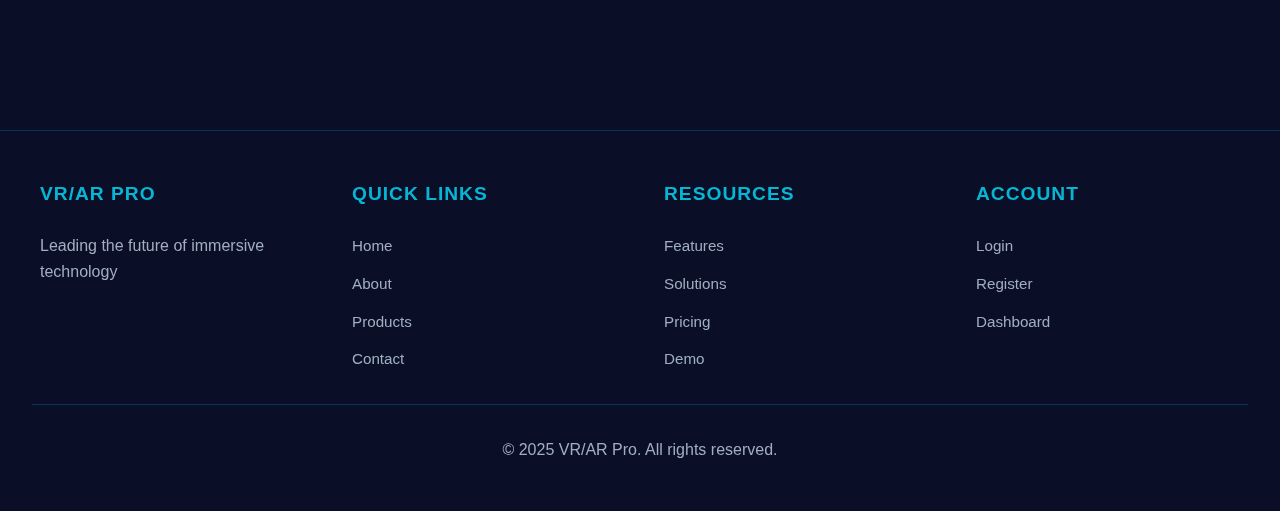
<file: demo.html>
<!DOCTYPE html>
<html lang="en">
<head>
    <meta charset="UTF-8">
    <meta name="viewport" content="width=device-width, initial-scale=1.0">
    <title>Demo - VR/AR Pro</title>
    <link rel="stylesheet" href="css/style.css">
    <script src="https://code.jquery.com/jquery-3.6.0.min.js"></script>
</head>
<body>
    <!-- Navbar -->
    <nav class="navbar">
        <div class="nav-container">
            <a href="index.html" class="logo">VR/AR Pro</a>
            <ul class="nav-menu">
                <li><a href="index.html">Home</a></li>
                <li><a href="home-experience.html">Experience</a></li>
                <li><a href="about.html">About</a></li>
                <li>
                    <a href="features.html">Features ▼</a>
                    <ul class="dropdown">
                        <li><a href="pricing.html">Pricing</a></li>
                        <li><a href="demo.html">Demo</a></li>
                    </ul>
                </li>
                <li><a href="products.html">Products</a></li>
                <li><a href="solutions.html">Solutions</a></li>
                <li><a href="contact.html">Contact</a></li>
                <li><a href="dashboard.html">Dashboard</a></li>
                <li class="nav-buttons">
                    <a href="login.html" class="btn-nav btn-nav-login">Login</a>
                    <a href="register.html" class="btn-nav btn-nav-register">Register</a>
                </li>
                <li class="theme-toggle-mobile">
                    <button class="theme-toggle">🌓</button>
                </li>
            </ul>
            <button class="mobile-menu-toggle">☰</button>
        </div>
    </nav>

    <!-- Hero Section -->
    <section class="hero" style="background-image: url('https://images.unsplash.com/photo-1556438064-2d7646166914'); min-height: 60vh;">
        <div class="hero-content">
            <h1>Experience VR/AR Live</h1>
            <p>See our technology in action</p>
        </div>
    </section>

    <!-- Demo Video Section -->
    <section class="section">
        <h2 class="section-title">Interactive Demo</h2>
        <div class="card" style="max-width: 1000px; margin: 0 auto;">
            <div style="position: relative; padding-bottom: 56.25%; height: 0; overflow: hidden; border-radius: 15px; background: var(--gradient-hero);">
                <div style="position: absolute; top: 0; left: 0; width: 100%; height: 100%; display: flex; align-items: center; justify-content: center; flex-direction: column; color: var(--text-primary);">
                    <div style="font-size: 5rem; margin-bottom: 1rem;">🥽</div>
                    <h3 style="margin-bottom: 0.5rem;">VR/AR Experience Demo</h3>
                    <p style="color: var(--text-secondary);">Interactive 3D demo placeholder</p>
                    <p style="color: var(--text-secondary); font-size: 0.9rem; margin-top: 0.5rem;">Click to start immersive experience</p>
                </div>
            </div>
        </div>
    </section>

    <!-- Demo Features -->
    <section class="section" style="background: rgba(26, 31, 58, 0.3);">
        <h2 class="section-title">What You'll Experience</h2>
        <div class="features-grid">
            <div class="feature-card">
                <div class="feature-icon">🌍</div>
                <h3>Virtual Worlds</h3>
                <p>Explore stunning virtual environments and interact with 3D objects</p>
            </div>
            <div class="feature-card">
                <div class="feature-icon">🎮</div>
                <h3>Interactive Controls</h3>
                <p>Experience intuitive hand tracking and gesture controls</p>
            </div>
            <div class="feature-card">
                <div class="feature-icon">👁️</div>
                <h3>Realistic Graphics</h3>
                <p>See photorealistic rendering with advanced lighting and shadows</p>
            </div>
            <div class="feature-card">
                <div class="feature-icon">🔊</div>
                <h3>3D Audio</h3>
                <p>Hear spatial audio that responds to your movements</p>
            </div>
            <div class="feature-card">
                <div class="feature-icon">🚀</div>
                <h3>Smooth Performance</h3>
                <p>Experience high frame rates and low latency for seamless immersion</p>
            </div>
            <div class="feature-card">
                <div class="feature-icon">🤝</div>
                <h3>Social Interaction</h3>
                <p>Connect with others in shared virtual spaces and collaborate in real-time</p>
            </div>
        </div>
    </section>

    <!-- Demo Request Form -->
    <section class="section">
        <div class="card" style="max-width: 600px; margin: 0 auto;">
            <h2 style="text-align: center; margin-bottom: 1rem;">Request a Live Demo</h2>
            <p style="text-align: center; color: var(--text-secondary); margin-bottom: 2rem;">Schedule a personalized demo with our team</p>
            <form id="demo-form">
                <div class="form-group">
                    <label for="demo-name">Full Name *</label>
                    <input type="text" id="demo-name" class="form-control" required>
                </div>
                <div class="form-group">
                    <label for="demo-email">Email Address *</label>
                    <input type="email" id="demo-email" class="form-control" required>
                </div>
                <div class="form-group">
                    <label for="demo-company">Company Name</label>
                    <input type="text" id="demo-company" class="form-control">
                </div>
                <div class="form-group">
                    <label for="demo-date">Preferred Date</label>
                    <input type="date" id="demo-date" class="form-control">
                </div>
                <div class="form-group">
                    <label for="demo-message">Message</label>
                    <textarea id="demo-message" class="form-control" rows="4" placeholder="Tell us what you'd like to see..."></textarea>
                </div>
                <button type="submit" class="btn btn-primary" style="width: 100%;">Request Demo</button>
            </form>
        </div>
    </section>

    <!-- Footer -->
    <footer class="footer">
        <div class="footer-content">
            <div class="footer-section">
                <h3>VR/AR Pro</h3>
                <p>Leading the future of immersive technology</p>
            </div>
            <div class="footer-section">
                <h3>Quick Links</h3>
                <ul>
                    <li><a href="index.html">Home</a></li>
                    <li><a href="about.html">About</a></li>
                    <li><a href="products.html">Products</a></li>
                    <li><a href="contact.html">Contact</a></li>
                </ul>
            </div>
            <div class="footer-section">
                <h3>Resources</h3>
                <ul>
                    <li><a href="features.html">Features</a></li>
                    <li><a href="solutions.html">Solutions</a></li>
                    <li><a href="pricing.html">Pricing</a></li>
                    <li><a href="demo.html">Demo</a></li>
                </ul>
            </div>
            <div class="footer-section">
                <h3>Account</h3>
                <ul>
                    <li><a href="login.html">Login</a></li>
                    <li><a href="register.html">Register</a></li>
                    <li><a href="dashboard.html">Dashboard</a></li>
                </ul>
            </div>
        </div>
        <div class="footer-bottom">
            <p style="text-align: center; width: 100%;">&copy; 2025 VR/AR Pro. All rights reserved.</p>
        </div>
    </footer>

    <!-- Theme Toggle Button -->
    <button class="theme-toggle">🌓</button>

    <script src="js/main.js"></script>
</body>
</html>
</file>
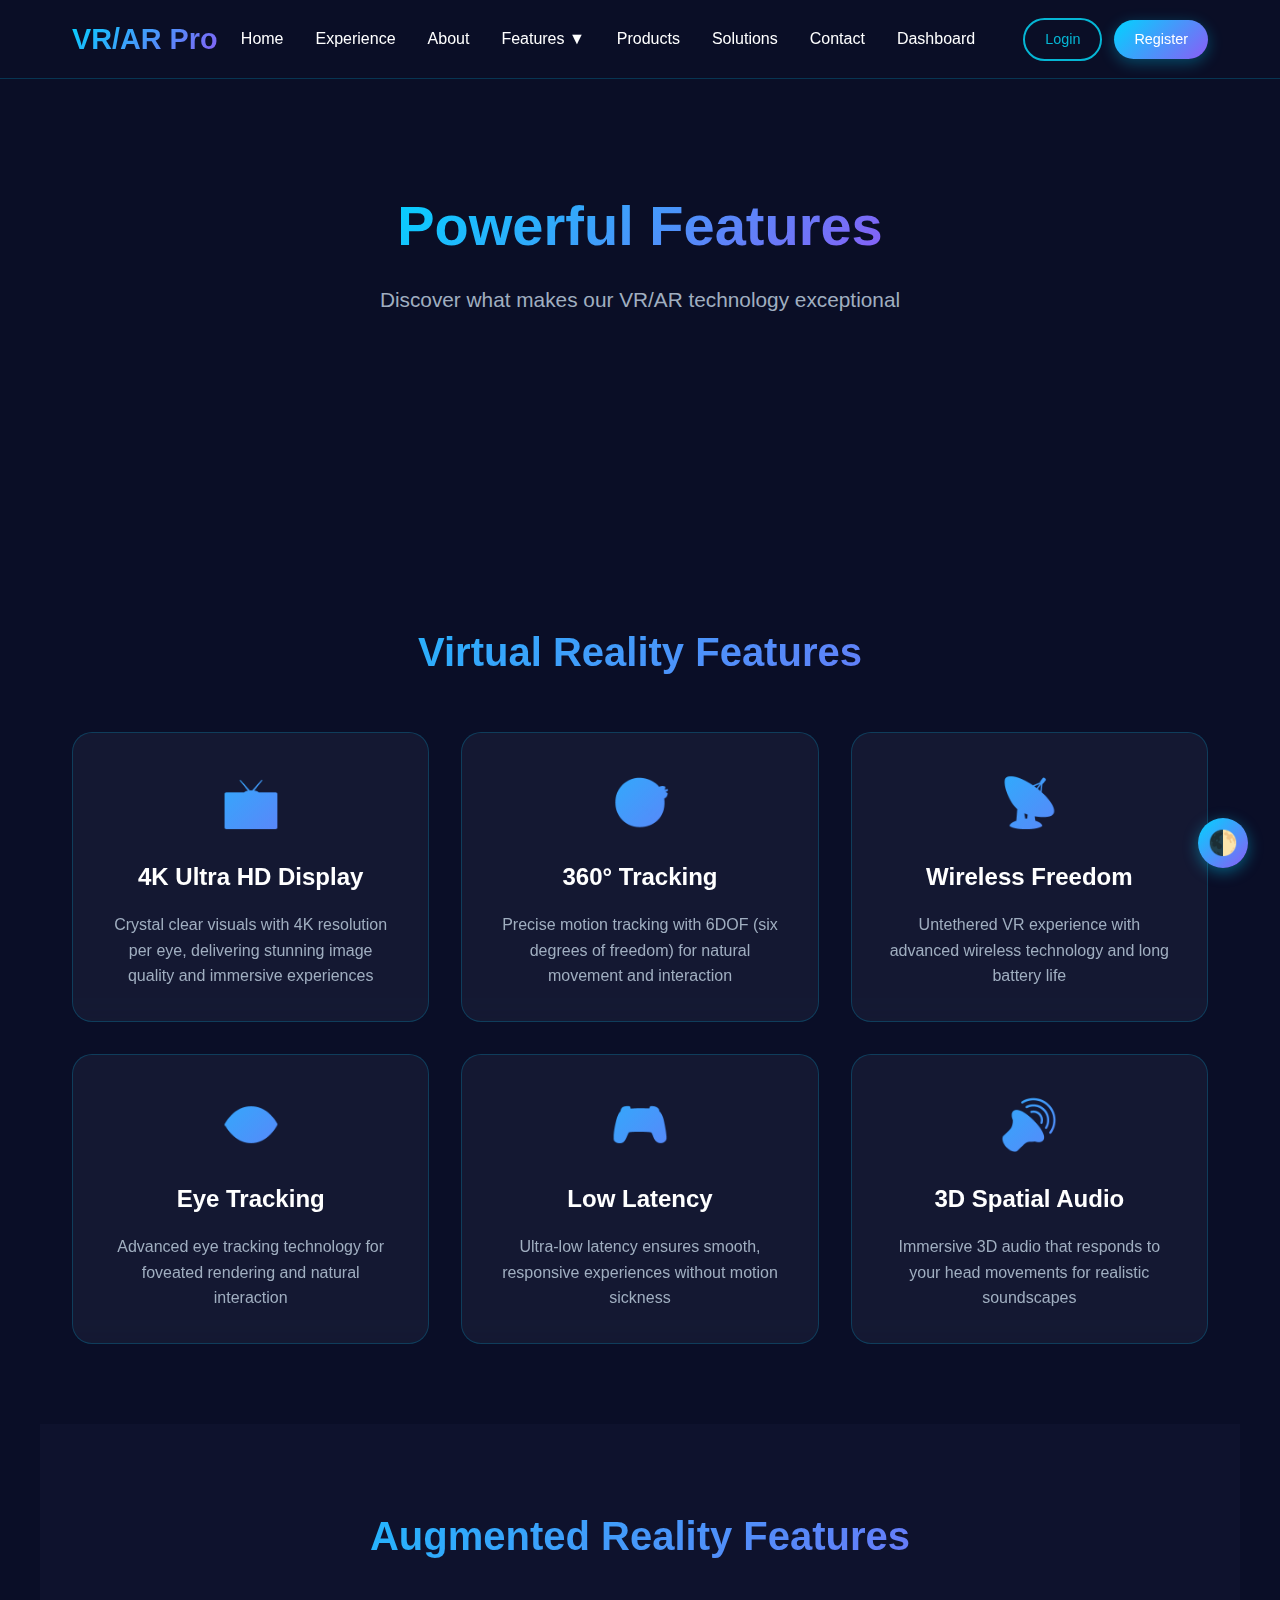
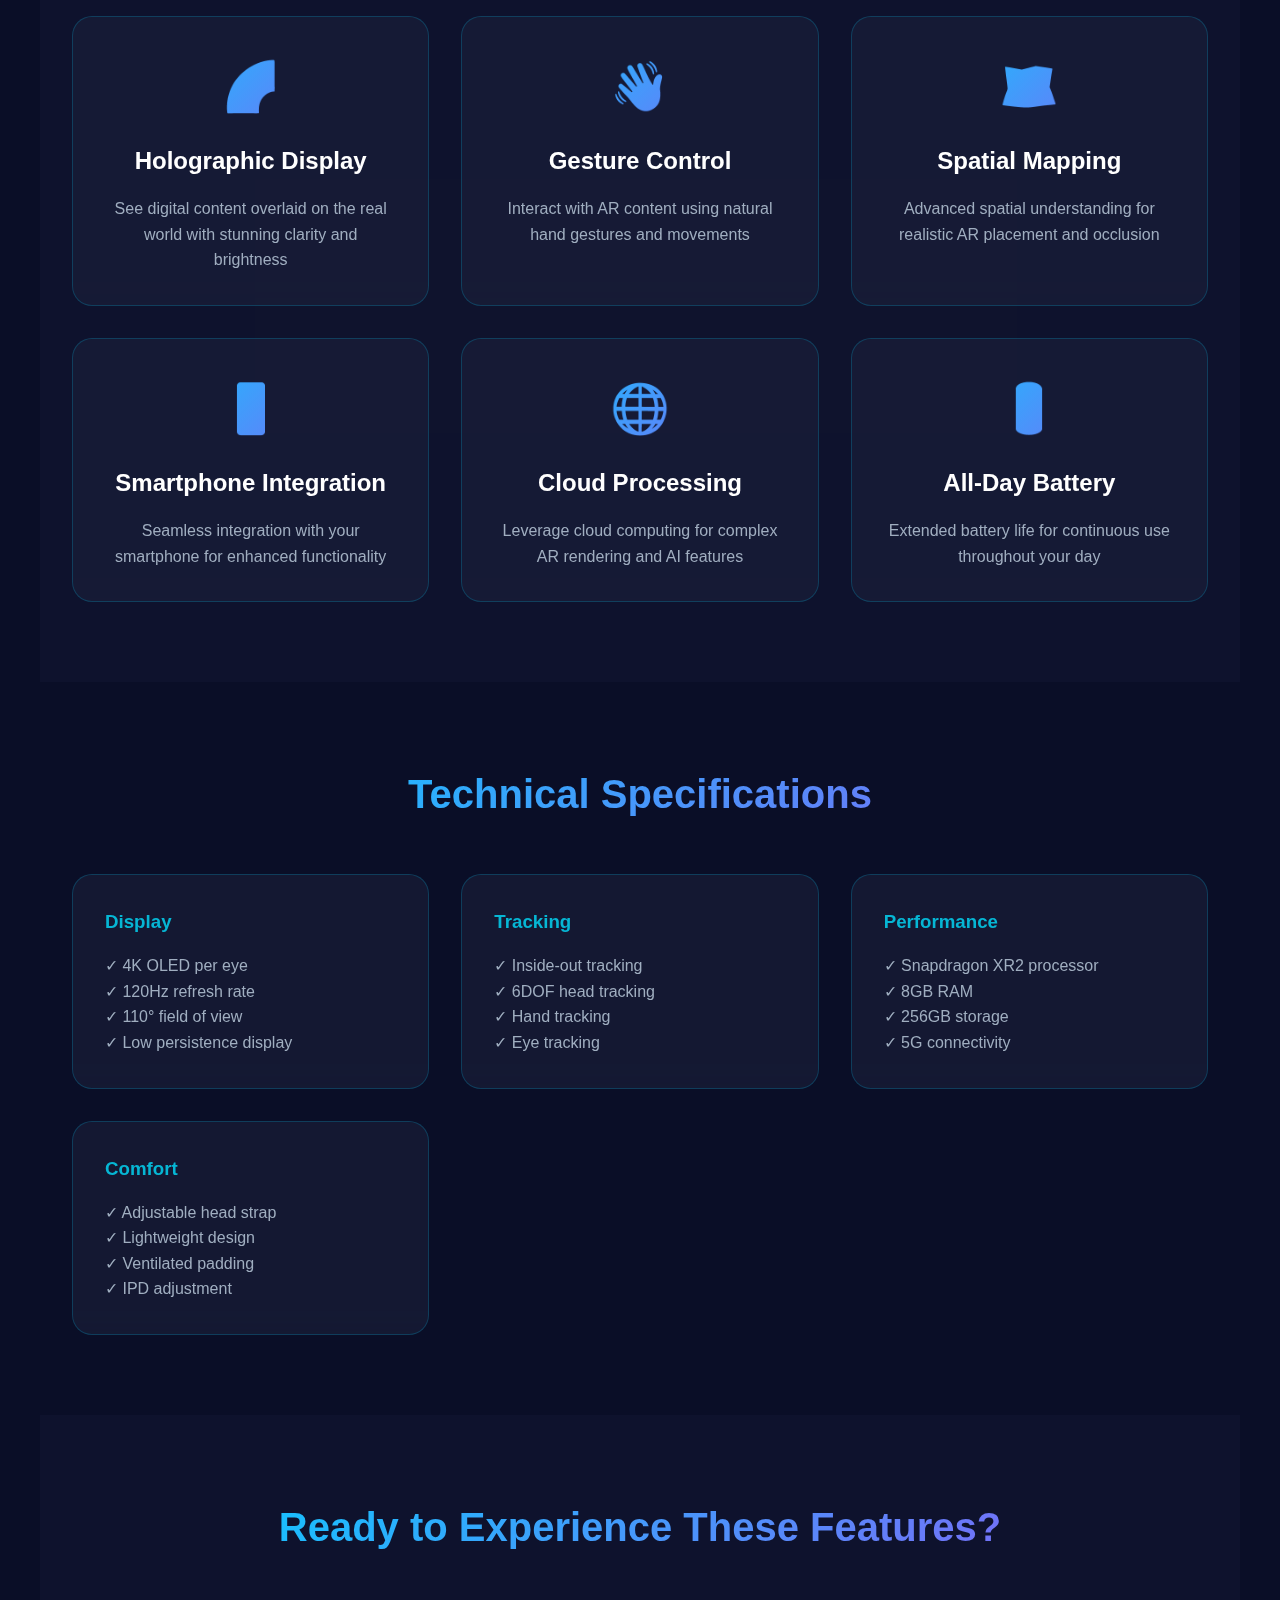
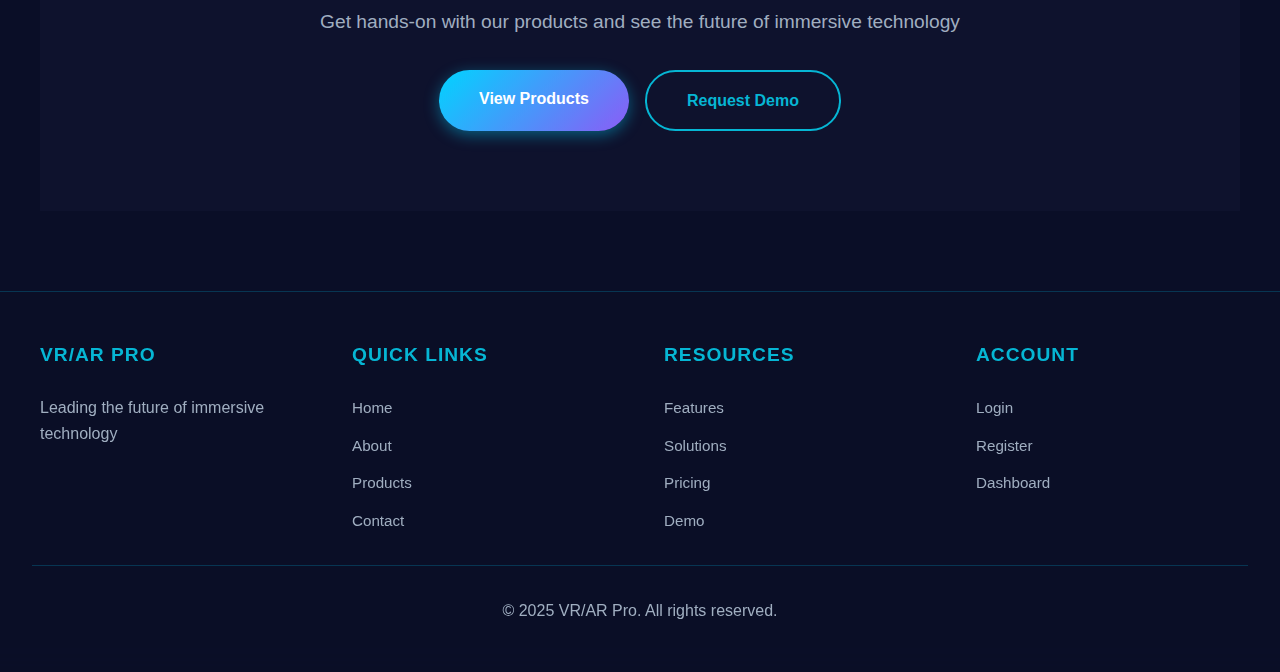
<file: features.html>
<!DOCTYPE html>
<html lang="en">
<head>
    <meta charset="UTF-8">
    <meta name="viewport" content="width=device-width, initial-scale=1.0">
    <title>Features - VR/AR Pro</title>
    <link rel="stylesheet" href="css/style.css">
    <script src="https://code.jquery.com/jquery-3.6.0.min.js"></script>
</head>
<body>
    <!-- Navbar -->
    <nav class="navbar">
        <div class="nav-container">
            <a href="index.html" class="logo">VR/AR Pro</a>
            <ul class="nav-menu">
                <li><a href="index.html">Home</a></li>
                <li><a href="home-experience.html">Experience</a></li>
                <li><a href="about.html">About</a></li>
                <li>
                    <a href="features.html">Features ▼</a>
                    <ul class="dropdown">
                        <li><a href="pricing.html">Pricing</a></li>
                        <li><a href="demo.html">Demo</a></li>
                    </ul>
                </li>
                <li><a href="products.html">Products</a></li>
                <li><a href="solutions.html">Solutions</a></li>
                <li><a href="contact.html">Contact</a></li>
                <li><a href="dashboard.html">Dashboard</a></li>
                <li class="nav-buttons">
                    <a href="login.html" class="btn-nav btn-nav-login">Login</a>
                    <a href="register.html" class="btn-nav btn-nav-register">Register</a>
                </li>
                <li class="theme-toggle-mobile">
                    <button class="theme-toggle">🌓</button>
                </li>
            </ul>
            <button class="mobile-menu-toggle">☰</button>
        </div>
    </nav>

    <!-- Hero Section -->
    <section class="hero" style="background-image: url('https://images.unsplash.com/photo-1518770660439-4636190af475'); min-height: 60vh;">
        <div class="hero-content">
            <h1>Powerful Features</h1>
            <p>Discover what makes our VR/AR technology exceptional</p>
        </div>
    </section>

    <!-- VR Features -->
    <section class="section">
        <h2 class="section-title">Virtual Reality Features</h2>
        <div class="features-grid">
            <div class="feature-card">
                <div class="feature-icon">📺</div>
                <h3>4K Ultra HD Display</h3>
                <p>Crystal clear visuals with 4K resolution per eye, delivering stunning image quality and immersive experiences</p>
            </div>
            <div class="feature-card">
                <div class="feature-icon">🎯</div>
                <h3>360° Tracking</h3>
                <p>Precise motion tracking with 6DOF (six degrees of freedom) for natural movement and interaction</p>
            </div>
            <div class="feature-card">
                <div class="feature-icon">📡</div>
                <h3>Wireless Freedom</h3>
                <p>Untethered VR experience with advanced wireless technology and long battery life</p>
            </div>
            <div class="feature-card">
                <div class="feature-icon">👁️</div>
                <h3>Eye Tracking</h3>
                <p>Advanced eye tracking technology for foveated rendering and natural interaction</p>
            </div>
            <div class="feature-card">
                <div class="feature-icon">🎮</div>
                <h3>Low Latency</h3>
                <p>Ultra-low latency ensures smooth, responsive experiences without motion sickness</p>
            </div>
            <div class="feature-card">
                <div class="feature-icon">🔊</div>
                <h3>3D Spatial Audio</h3>
                <p>Immersive 3D audio that responds to your head movements for realistic soundscapes</p>
            </div>
        </div>
    </section>

    <!-- AR Features -->
    <section class="section" style="background: rgba(26, 31, 58, 0.3);">
        <h2 class="section-title">Augmented Reality Features</h2>
        <div class="features-grid">
            <div class="feature-card">
                <div class="feature-icon">🌈</div>
                <h3>Holographic Display</h3>
                <p>See digital content overlaid on the real world with stunning clarity and brightness</p>
            </div>
            <div class="feature-card">
                <div class="feature-icon">👋</div>
                <h3>Gesture Control</h3>
                <p>Interact with AR content using natural hand gestures and movements</p>
            </div>
            <div class="feature-card">
                <div class="feature-icon">🗺️</div>
                <h3>Spatial Mapping</h3>
                <p>Advanced spatial understanding for realistic AR placement and occlusion</p>
            </div>
            <div class="feature-card">
                <div class="feature-icon">📱</div>
                <h3>Smartphone Integration</h3>
                <p>Seamless integration with your smartphone for enhanced functionality</p>
            </div>
            <div class="feature-card">
                <div class="feature-icon">🌐</div>
                <h3>Cloud Processing</h3>
                <p>Leverage cloud computing for complex AR rendering and AI features</p>
            </div>
            <div class="feature-card">
                <div class="feature-icon">🔋</div>
                <h3>All-Day Battery</h3>
                <p>Extended battery life for continuous use throughout your day</p>
            </div>
        </div>
    </section>

    <!-- Technical Specifications -->
    <section class="section">
        <h2 class="section-title">Technical Specifications</h2>
        <div class="features-grid">
            <div class="card">
                <h3 style="color: var(--primary-cyan); margin-bottom: 1rem;">Display</h3>
                <ul style="list-style: none; color: var(--text-secondary);">
                    <li>✓ 4K OLED per eye</li>
                    <li>✓ 120Hz refresh rate</li>
                    <li>✓ 110° field of view</li>
                    <li>✓ Low persistence display</li>
                </ul>
            </div>
            <div class="card">
                <h3 style="color: var(--primary-cyan); margin-bottom: 1rem;">Tracking</h3>
                <ul style="list-style: none; color: var(--text-secondary);">
                    <li>✓ Inside-out tracking</li>
                    <li>✓ 6DOF head tracking</li>
                    <li>✓ Hand tracking</li>
                    <li>✓ Eye tracking</li>
                </ul>
            </div>
            <div class="card">
                <h3 style="color: var(--primary-cyan); margin-bottom: 1rem;">Performance</h3>
                <ul style="list-style: none; color: var(--text-secondary);">
                    <li>✓ Snapdragon XR2 processor</li>
                    <li>✓ 8GB RAM</li>
                    <li>✓ 256GB storage</li>
                    <li>✓ 5G connectivity</li>
                </ul>
            </div>
            <div class="card">
                <h3 style="color: var(--primary-cyan); margin-bottom: 1rem;">Comfort</h3>
                <ul style="list-style: none; color: var(--text-secondary);">
                    <li>✓ Adjustable head strap</li>
                    <li>✓ Lightweight design</li>
                    <li>✓ Ventilated padding</li>
                    <li>✓ IPD adjustment</li>
                </ul>
            </div>
        </div>
    </section>

    <!-- CTA Section -->
    <section class="section" style="background: rgba(26, 31, 58, 0.3); text-align: center;">
        <h2 class="section-title">Ready to Experience These Features?</h2>
        <p style="font-size: 1.2rem; color: var(--text-secondary); margin-bottom: 2rem;">Get hands-on with our products and see the future of immersive technology</p>
        <div class="btn-group">
            <a href="products.html" class="btn btn-primary">View Products</a>
            <a href="demo.html" class="btn btn-secondary">Request Demo</a>
        </div>
    </section>

    <!-- Footer -->
    <footer class="footer">
        <div class="footer-content">
            <div class="footer-section">
                <h3>VR/AR Pro</h3>
                <p>Leading the future of immersive technology</p>
            </div>
            <div class="footer-section">
                <h3>Quick Links</h3>
                <ul>
                    <li><a href="index.html">Home</a></li>
                    <li><a href="about.html">About</a></li>
                    <li><a href="products.html">Products</a></li>
                    <li><a href="contact.html">Contact</a></li>
                </ul>
            </div>
            <div class="footer-section">
                <h3>Resources</h3>
                <ul>
                    <li><a href="features.html">Features</a></li>
                    <li><a href="solutions.html">Solutions</a></li>
                    <li><a href="pricing.html">Pricing</a></li>
                    <li><a href="demo.html">Demo</a></li>
                </ul>
            </div>
            <div class="footer-section">
                <h3>Account</h3>
                <ul>
                    <li><a href="login.html">Login</a></li>
                    <li><a href="register.html">Register</a></li>
                    <li><a href="dashboard.html">Dashboard</a></li>
                </ul>
            </div>
        </div>
        <div class="footer-bottom">
            <p style="text-align: center; width: 100%;">&copy; 2025 VR/AR Pro. All rights reserved.</p>
        </div>
    </footer>

    <!-- Theme Toggle Button -->
    <button class="theme-toggle">🌓</button>

    <script src="js/main.js"></script>
</body>
</html>
</file>
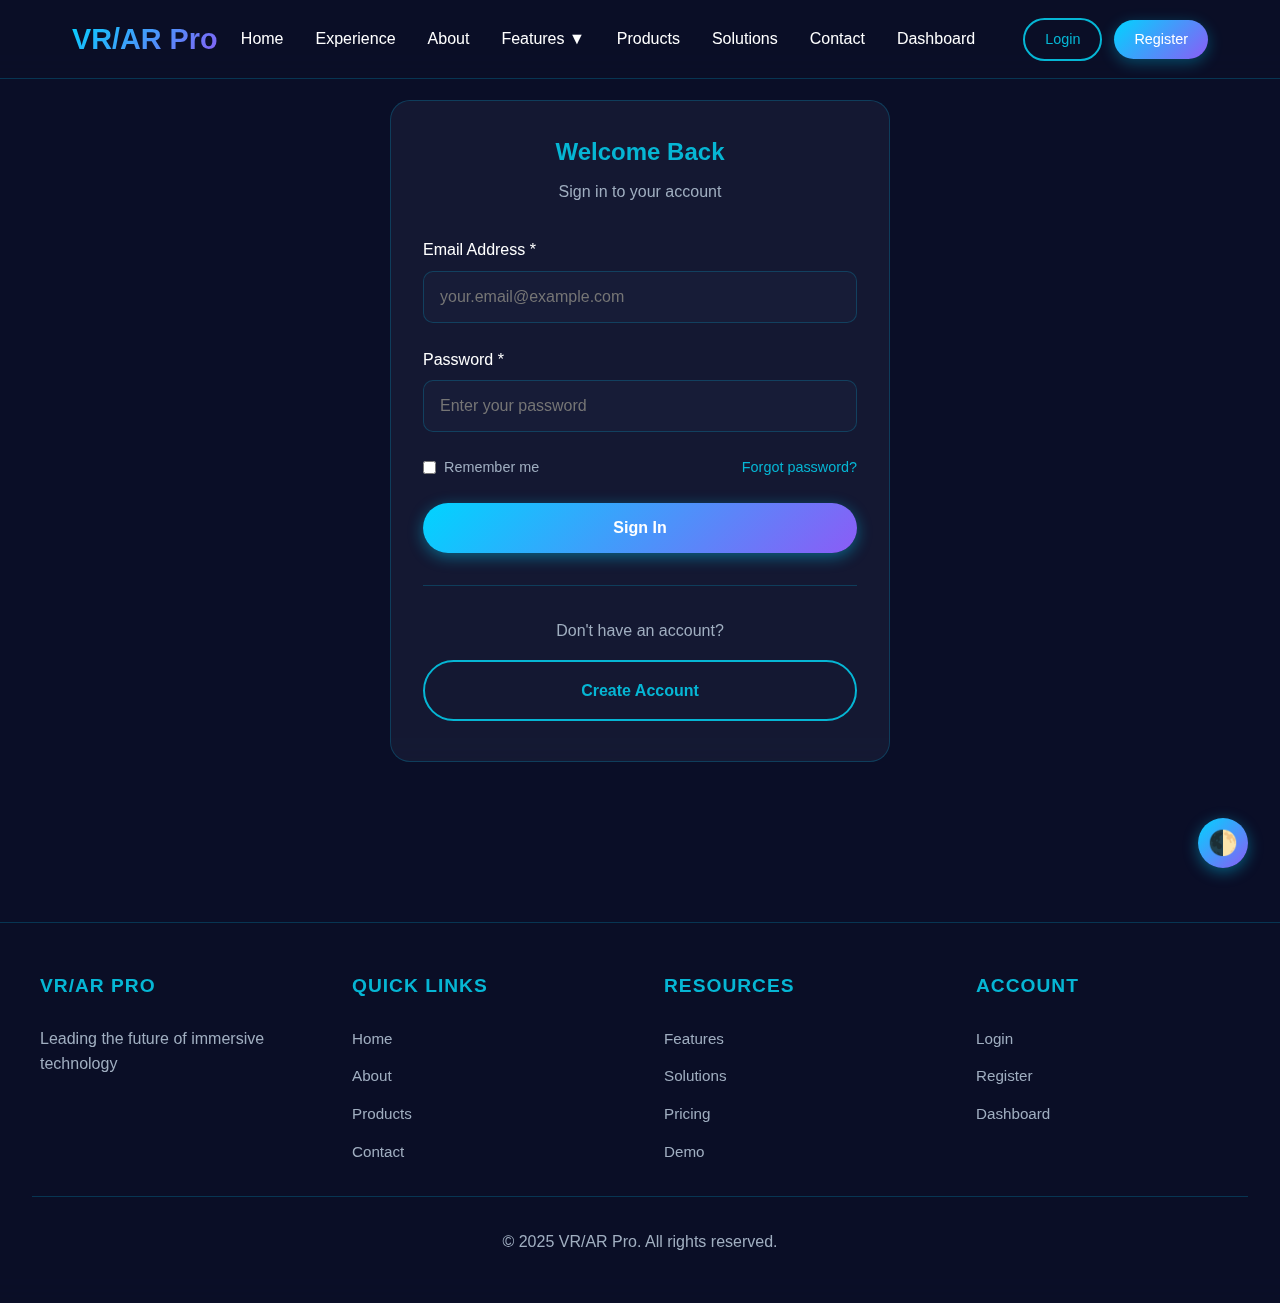
<file: login.html>
<!DOCTYPE html>
<html lang="en">
<head>
    <meta charset="UTF-8">
    <meta name="viewport" content="width=device-width, initial-scale=1.0">
    <title>Login - VR/AR Pro</title>
    <link rel="stylesheet" href="css/style.css">
    <script src="https://code.jquery.com/jquery-3.6.0.min.js"></script>
</head>
<body>
    <!-- Navbar -->
    <nav class="navbar">
        <div class="nav-container">
            <a href="index.html" class="logo">VR/AR Pro</a>
            <ul class="nav-menu">
                <li><a href="index.html">Home</a></li>
                <li><a href="home-experience.html">Experience</a></li>
                <li><a href="about.html">About</a></li>
                <li>
                    <a href="features.html">Features ▼</a>
                    <ul class="dropdown">
                        <li><a href="pricing.html">Pricing</a></li>
                        <li><a href="demo.html">Demo</a></li>
                    </ul>
                </li>
                <li><a href="products.html">Products</a></li>
                <li><a href="solutions.html">Solutions</a></li>
                <li><a href="contact.html">Contact</a></li>
                <li><a href="dashboard.html">Dashboard</a></li>
                <li class="nav-buttons">
                    <a href="login.html" class="btn-nav btn-nav-login">Login</a>
                    <a href="register.html" class="btn-nav btn-nav-register">Register</a>
                </li>
                <li class="theme-toggle-mobile">
                    <button class="theme-toggle">🌓</button>
                </li>
            </ul>
            <button class="mobile-menu-toggle">☰</button>
        </div>
    </nav>

    <!-- Login Section -->
    <section class="section" style="min-height: calc(100vh - 80px); display: flex; align-items: center; padding-top: 100px;">
        <div style="max-width: 500px; margin: 0 auto; width: 100%;">
            <div class="card">
                <h2 style="text-align: center; margin-bottom: 0.5rem; color: var(--primary-cyan);">Welcome Back</h2>
                <p style="text-align: center; color: var(--text-secondary); margin-bottom: 2rem;">Sign in to your account</p>
                
                <form id="login-form">
                    <div class="form-group">
                        <label for="login-email">Email Address *</label>
                        <input type="email" id="login-email" class="form-control" placeholder="your.email@example.com" required>
                    </div>
                    <div class="form-group">
                        <label for="login-password">Password *</label>
                        <input type="password" id="login-password" class="form-control" placeholder="Enter your password" required>
                    </div>
                    <div style="display: flex; justify-content: space-between; align-items: center; margin-bottom: 1.5rem;">
                        <label style="display: flex; align-items: center; cursor: pointer;">
                            <input type="checkbox" style="margin-right: 0.5rem;">
                            <span style="color: var(--text-secondary); font-size: 0.9rem;">Remember me</span>
                        </label>
                        <a href="#" style="color: var(--primary-cyan); text-decoration: none; font-size: 0.9rem;">Forgot password?</a>
                    </div>
                    <button type="submit" class="btn btn-primary" style="width: 100%;">Sign In</button>
                </form>

                <div style="text-align: center; margin-top: 2rem; padding-top: 2rem; border-top: 1px solid rgba(0, 212, 255, 0.2);">
                    <p style="color: var(--text-secondary); margin-bottom: 1rem;">Don't have an account?</p>
                    <a href="register.html" class="btn btn-secondary" style="width: 100%;">Create Account</a>
                </div>
            </div>
        </div>
    </section>

    <!-- Footer -->
    <footer class="footer">
        <div class="footer-content">
            <div class="footer-section">
                <h3>VR/AR Pro</h3>
                <p>Leading the future of immersive technology</p>
            </div>
            <div class="footer-section">
                <h3>Quick Links</h3>
                <ul>
                    <li><a href="index.html">Home</a></li>
                    <li><a href="about.html">About</a></li>
                    <li><a href="products.html">Products</a></li>
                    <li><a href="contact.html">Contact</a></li>
                </ul>
            </div>
            <div class="footer-section">
                <h3>Resources</h3>
                <ul>
                    <li><a href="features.html">Features</a></li>
                    <li><a href="solutions.html">Solutions</a></li>
                    <li><a href="pricing.html">Pricing</a></li>
                    <li><a href="demo.html">Demo</a></li>
                </ul>
            </div>
            <div class="footer-section">
                <h3>Account</h3>
                <ul>
                    <li><a href="login.html">Login</a></li>
                    <li><a href="register.html">Register</a></li>
                    <li><a href="dashboard.html">Dashboard</a></li>
                </ul>
            </div>
        </div>
        <div class="footer-bottom">
            <p style="text-align: center; width: 100%;">&copy; 2025 VR/AR Pro. All rights reserved.</p>
        </div>
    </footer>

    <!-- Theme Toggle Button -->
    <button class="theme-toggle">🌓</button>

    <script src="js/main.js"></script>
    <script src="js/auth.js"></script>
</body>
</html>
</file>
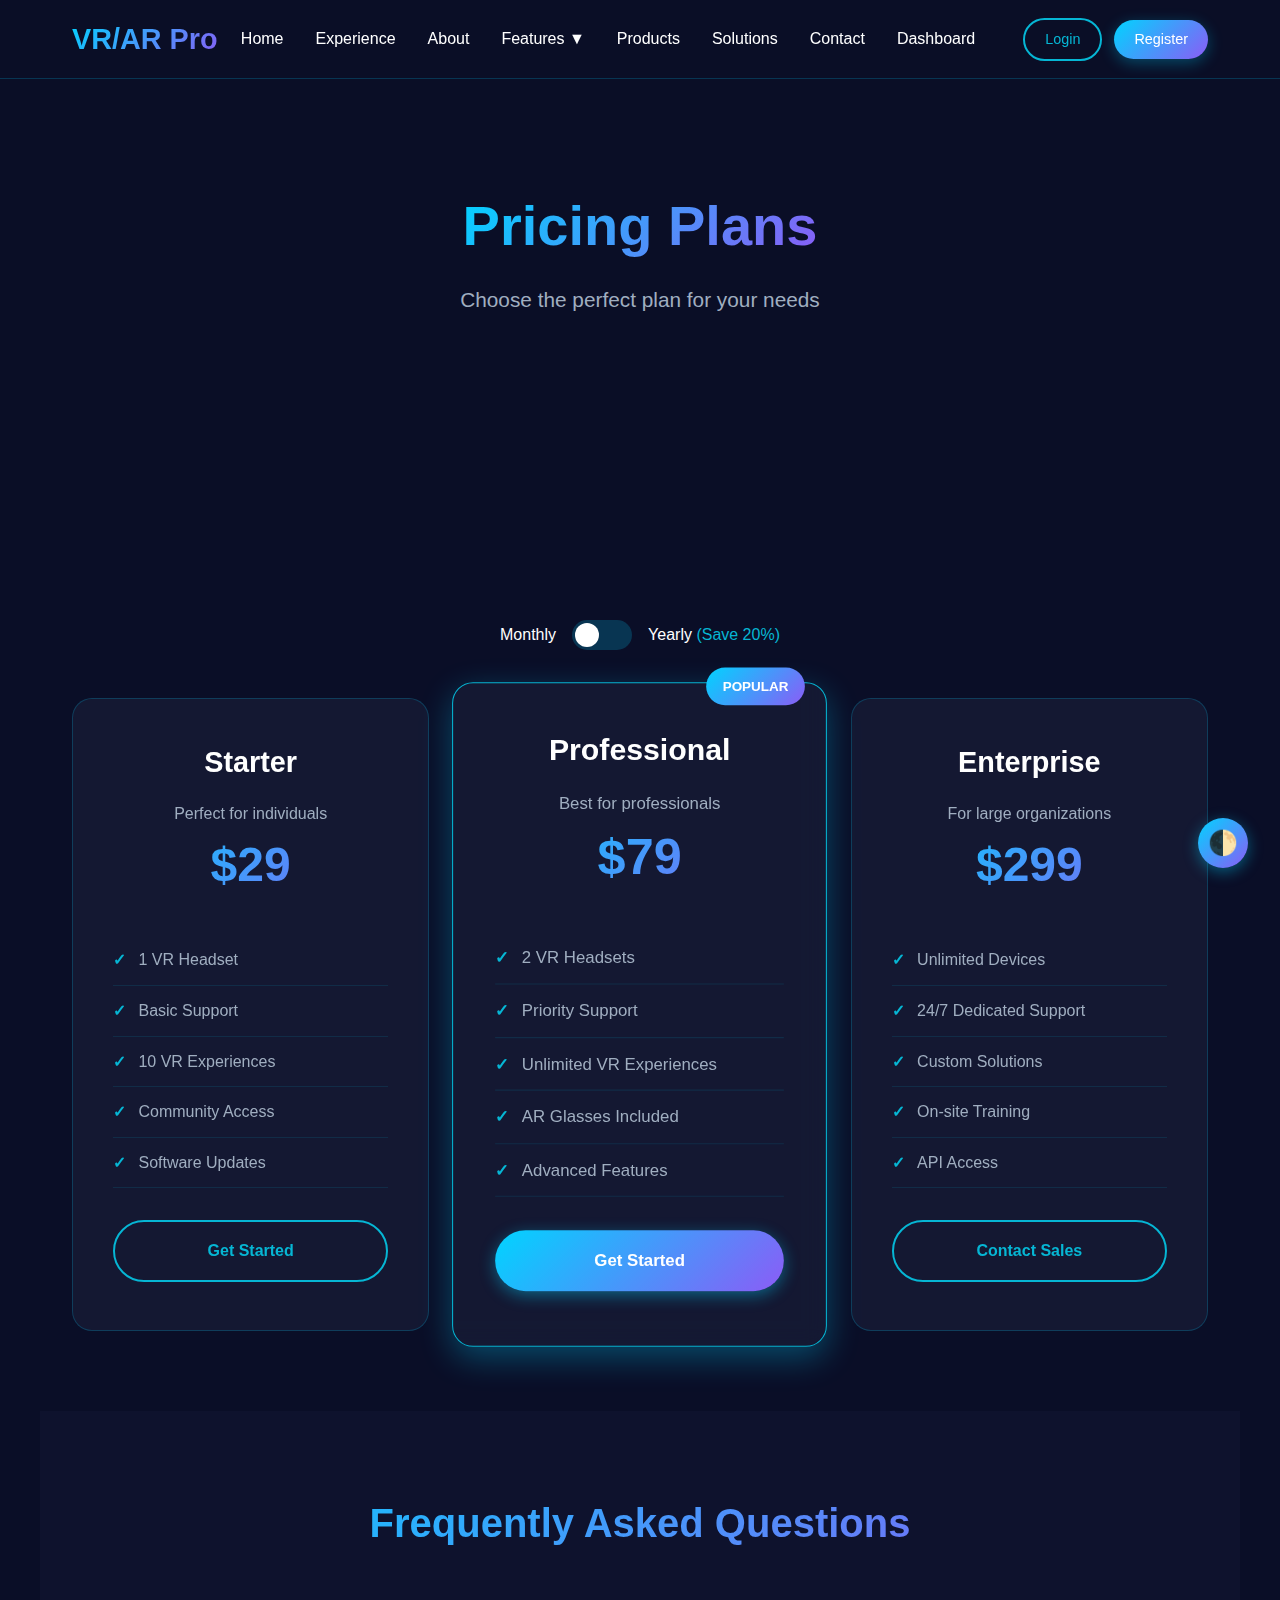
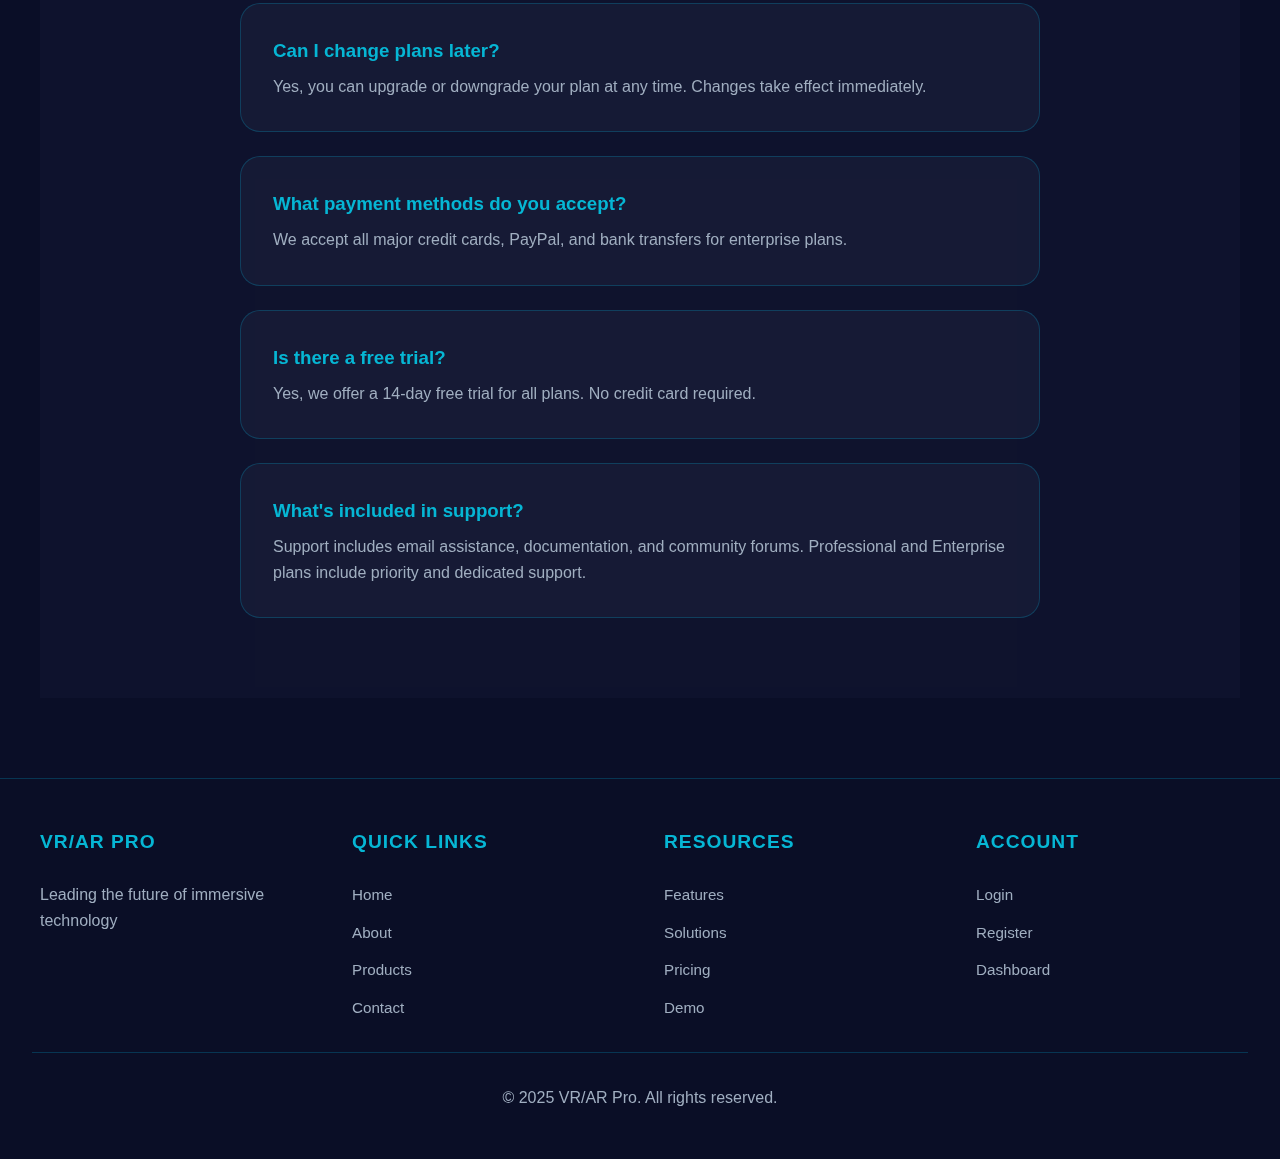
<file: pricing.html>
<!DOCTYPE html>
<html lang="en">
<head>
    <meta charset="UTF-8">
    <meta name="viewport" content="width=device-width, initial-scale=1.0">
    <title>Pricing - VR/AR Pro</title>
    <link rel="stylesheet" href="css/style.css">
    <script src="https://code.jquery.com/jquery-3.6.0.min.js"></script>
</head>
<body>
    <!-- Navbar -->
    <nav class="navbar">
        <div class="nav-container">
            <a href="index.html" class="logo">VR/AR Pro</a>
            <ul class="nav-menu">
                <li><a href="index.html">Home</a></li>
                <li><a href="home-experience.html">Experience</a></li>
                <li><a href="about.html">About</a></li>
                <li>
                    <a href="features.html">Features ▼</a>
                    <ul class="dropdown">
                        <li><a href="pricing.html">Pricing</a></li>
                        <li><a href="demo.html">Demo</a></li>
                    </ul>
                </li>
                <li><a href="products.html">Products</a></li>
                <li><a href="solutions.html">Solutions</a></li>
                <li><a href="contact.html">Contact</a></li>
                <li><a href="dashboard.html">Dashboard</a></li>
                <li class="nav-buttons">
                    <a href="login.html" class="btn-nav btn-nav-login">Login</a>
                    <a href="register.html" class="btn-nav btn-nav-register">Register</a>
                </li>
                <li class="theme-toggle-mobile">
                    <button class="theme-toggle">🌓</button>
                </li>
            </ul>
            <button class="mobile-menu-toggle">☰</button>
        </div>
    </nav>

    <!-- Hero Section -->
    <section class="hero" style="background-image: url('https://images.unsplash.com/photo-1551288049-bebda4e38f71'); min-height: 60vh;">
        <div class="hero-content">
            <h1>Pricing Plans</h1>
            <p>Choose the perfect plan for your needs</p>
        </div>
    </section>

    <!-- Pricing Toggle -->
    <section class="section">
        <div class="pricing-toggle">
            <span>Monthly</span>
            <div class="toggle-switch"></div>
            <span>Yearly <span style="color: var(--primary-cyan);">(Save 20%)</span></span>
        </div>

        <!-- Pricing Cards -->
        <div class="pricing-grid">
            <div class="pricing-card">
                <div class="pricing-header">
                    <h3>Starter</h3>
                    <p style="color: var(--text-secondary);">Perfect for individuals</p>
                </div>
                <div class="pricing-price" data-monthly="29" data-yearly="278">$29</div>
                <ul class="pricing-features">
                    <li>1 VR Headset</li>
                    <li>Basic Support</li>
                    <li>10 VR Experiences</li>
                    <li>Community Access</li>
                    <li>Software Updates</li>
                </ul>
                <a href="register.html" class="btn btn-secondary" style="width: 100%;">Get Started</a>
            </div>

            <div class="pricing-card featured">
                <div style="position: absolute; top: -15px; right: 20px; background: var(--gradient-neon); padding: 0.5rem 1rem; border-radius: 20px; font-size: 0.8rem; font-weight: bold;">POPULAR</div>
                <div class="pricing-header">
                    <h3>Professional</h3>
                    <p style="color: var(--text-secondary);">Best for professionals</p>
                </div>
                <div class="pricing-price" data-monthly="79" data-yearly="758">$79</div>
                <ul class="pricing-features">
                    <li>2 VR Headsets</li>
                    <li>Priority Support</li>
                    <li>Unlimited VR Experiences</li>
                    <li>AR Glasses Included</li>
                    <li>Advanced Features</li>
                     
                </ul>
                <a href="register.html" class="btn btn-primary" style="width: 100%;">Get Started</a>
            </div>

            <div class="pricing-card">
                <div class="pricing-header">
                    <h3>Enterprise</h3>
                    <p style="color: var(--text-secondary);">For large organizations</p>
                </div>
                <div class="pricing-price" data-monthly="299" data-yearly="2870">$299</div>
                <ul class="pricing-features">
                    <li>Unlimited Devices</li>
                    <li>24/7 Dedicated Support</li>
                    <li>Custom Solutions</li>
                    <li>On-site Training</li>
                    <li>API Access</li>
                     
                </ul>
                <a href="contact.html" class="btn btn-secondary" style="width: 100%;">Contact Sales</a>
            </div>
        </div>
    </section>

    <!-- FAQ Section -->
    <section class="section" style="background: rgba(26, 31, 58, 0.3);">
        <h2 class="section-title">Frequently Asked Questions</h2>
        <div style="max-width: 800px; margin: 0 auto;">
            <div class="card" style="margin-bottom: 1.5rem;">
                <h3 style="color: var(--primary-cyan); margin-bottom: 0.5rem;">Can I change plans later?</h3>
                <p style="color: var(--text-secondary);">Yes, you can upgrade or downgrade your plan at any time. Changes take effect immediately.</p>
            </div>
            <div class="card" style="margin-bottom: 1.5rem;">
                <h3 style="color: var(--primary-cyan); margin-bottom: 0.5rem;">What payment methods do you accept?</h3>
                <p style="color: var(--text-secondary);">We accept all major credit cards, PayPal, and bank transfers for enterprise plans.</p>
            </div>
            <div class="card" style="margin-bottom: 1.5rem;">
                <h3 style="color: var(--primary-cyan); margin-bottom: 0.5rem;">Is there a free trial?</h3>
                <p style="color: var(--text-secondary);">Yes, we offer a 14-day free trial for all plans. No credit card required.</p>
            </div>
            <div class="card">
                <h3 style="color: var(--primary-cyan); margin-bottom: 0.5rem;">What's included in support?</h3>
                <p style="color: var(--text-secondary);">Support includes email assistance, documentation, and community forums. Professional and Enterprise plans include priority and dedicated support.</p>
            </div>
        </div>
    </section>

    <!-- Footer -->
    <footer class="footer">
        <div class="footer-content">
            <div class="footer-section">
                <h3>VR/AR Pro</h3>
                <p>Leading the future of immersive technology</p>
            </div>
            <div class="footer-section">
                <h3>Quick Links</h3>
                <ul>
                    <li><a href="index.html">Home</a></li>
                    <li><a href="about.html">About</a></li>
                    <li><a href="products.html">Products</a></li>
                    <li><a href="contact.html">Contact</a></li>
                </ul>
            </div>
            <div class="footer-section">
                <h3>Resources</h3>
                <ul>
                    <li><a href="features.html">Features</a></li>
                    <li><a href="solutions.html">Solutions</a></li>
                    <li><a href="pricing.html">Pricing</a></li>
                    <li><a href="demo.html">Demo</a></li>
                </ul>
            </div>
            <div class="footer-section">
                <h3>Account</h3>
                <ul>
                    <li><a href="login.html">Login</a></li>
                    <li><a href="register.html">Register</a></li>
                    <li><a href="dashboard.html">Dashboard</a></li>
                </ul>
            </div>
        </div>
        <div class="footer-bottom">
            <p style="text-align: center; width: 100%;">&copy; 2025 VR/AR Pro. All rights reserved.</p>
        </div>
    </footer>

    <!-- Theme Toggle Button -->
    <button class="theme-toggle">🌓</button>

    <script src="js/main.js"></script>
</body>
</html>
</file>
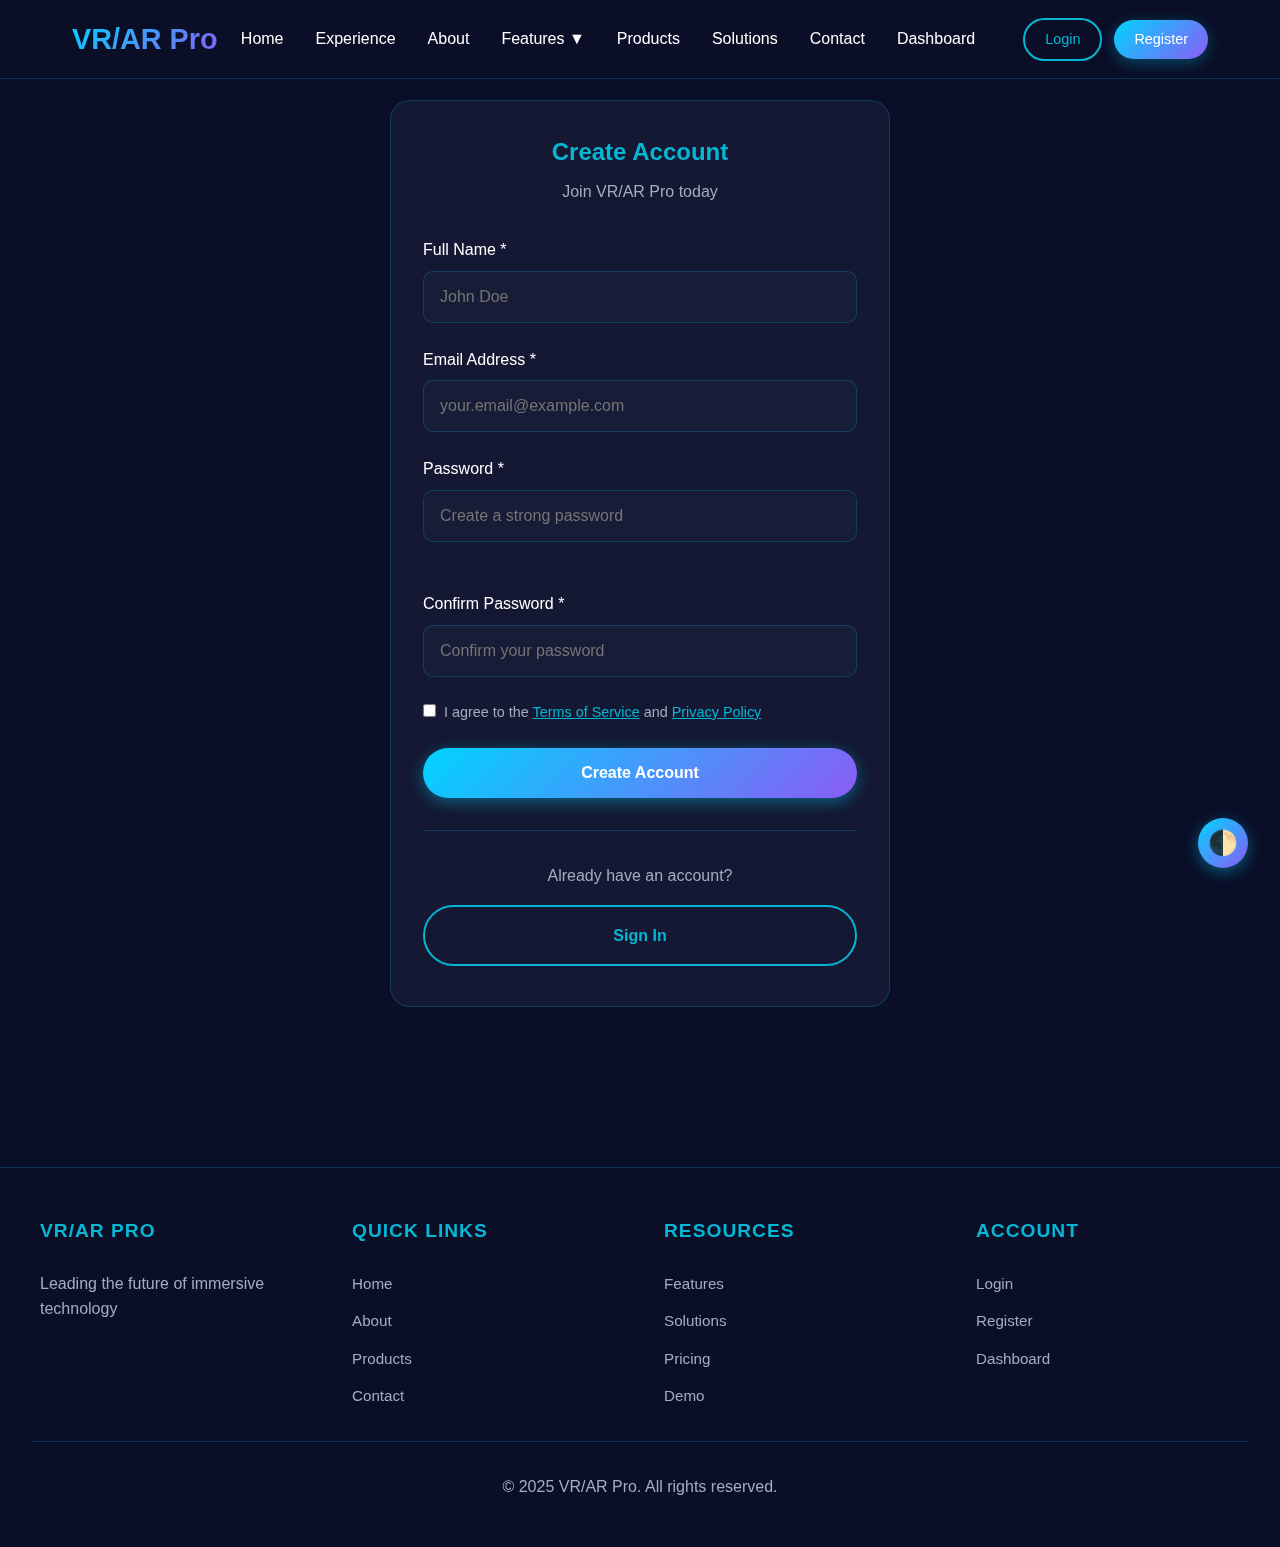
<file: register.html>
<!DOCTYPE html>
<html lang="en">
<head>
    <meta charset="UTF-8">
    <meta name="viewport" content="width=device-width, initial-scale=1.0">
    <title>Register - VR/AR Pro</title>
    <link rel="stylesheet" href="css/style.css">
    <script src="https://code.jquery.com/jquery-3.6.0.min.js"></script>
</head>
<body>
    <!-- Navbar -->
    <nav class="navbar">
        <div class="nav-container">
            <a href="index.html" class="logo">VR/AR Pro</a>
            <ul class="nav-menu">
                <li><a href="index.html">Home</a></li>
                <li><a href="home-experience.html">Experience</a></li>
                <li><a href="about.html">About</a></li>
                <li>
                    <a href="features.html">Features ▼</a>
                    <ul class="dropdown">
                        <li><a href="pricing.html">Pricing</a></li>
                        <li><a href="demo.html">Demo</a></li>
                    </ul>
                </li>
                <li><a href="products.html">Products</a></li>
                <li><a href="solutions.html">Solutions</a></li>
                <li><a href="contact.html">Contact</a></li>
                <li><a href="dashboard.html">Dashboard</a></li>
                <li class="nav-buttons">
                    <a href="login.html" class="btn-nav btn-nav-login">Login</a>
                    <a href="register.html" class="btn-nav btn-nav-register">Register</a>
                </li>
                <li class="theme-toggle-mobile">
                    <button class="theme-toggle">🌓</button>
                </li>
            </ul>
            <button class="mobile-menu-toggle">☰</button>
        </div>
    </nav>

    <!-- Register Section -->
    <section class="section" style="min-height: calc(100vh - 80px); display: flex; align-items: center; padding-top: 100px;">
        <div style="max-width: 500px; margin: 0 auto; width: 100%;">
            <div class="card">
                <h2 style="text-align: center; margin-bottom: 0.5rem; color: var(--primary-cyan);">Create Account</h2>
                <p style="text-align: center; color: var(--text-secondary); margin-bottom: 2rem;">Join VR/AR Pro today</p>
                
                <form id="register-form">
                    <div class="form-group">
                        <label for="register-name">Full Name *</label>
                        <input type="text" id="register-name" class="form-control" placeholder="John Doe" required>
                    </div>
                    <div class="form-group">
                        <label for="register-email">Email Address *</label>
                        <input type="email" id="register-email" class="form-control" placeholder="your.email@example.com" required>
                    </div>
                    <div class="form-group">
                        <label for="register-password">Password *</label>
                        <input type="password" id="register-password" class="form-control" placeholder="Create a strong password" required>
                        <div id="password-strength" style="margin-top: 0.5rem; font-size: 0.9rem;"></div>
                    </div>
                    <div class="form-group">
                        <label for="register-confirm-password">Confirm Password *</label>
                        <input type="password" id="register-confirm-password" class="form-control" placeholder="Confirm your password" required>
                    </div>
                    <div style="margin-bottom: 1.5rem;">
                        <label style="display: flex; align-items: flex-start; cursor: pointer;">
                            <input type="checkbox" required style="margin-right: 0.5rem; margin-top: 0.2rem;">
                            <span style="color: var(--text-secondary); font-size: 0.9rem;">I agree to the <a href="#" style="color: var(--primary-cyan);">Terms of Service</a> and <a href="#" style="color: var(--primary-cyan);">Privacy Policy</a></span>
                        </label>
                    </div>
                    <button type="submit" class="btn btn-primary" style="width: 100%;">Create Account</button>
                </form>

                <div style="text-align: center; margin-top: 2rem; padding-top: 2rem; border-top: 1px solid rgba(0, 212, 255, 0.2);">
                    <p style="color: var(--text-secondary); margin-bottom: 1rem;">Already have an account?</p>
                    <a href="login.html" class="btn btn-secondary" style="width: 100%;">Sign In</a>
                </div>
            </div>
        </div>
    </section>

    <!-- Footer -->
    <footer class="footer">
        <div class="footer-content">
            <div class="footer-section">
                <h3>VR/AR Pro</h3>
                <p>Leading the future of immersive technology</p>
            </div>
            <div class="footer-section">
                <h3>Quick Links</h3>
                <ul>
                    <li><a href="index.html">Home</a></li>
                    <li><a href="about.html">About</a></li>
                    <li><a href="products.html">Products</a></li>
                    <li><a href="contact.html">Contact</a></li>
                </ul>
            </div>
            <div class="footer-section">
                <h3>Resources</h3>
                <ul>
                    <li><a href="features.html">Features</a></li>
                    <li><a href="solutions.html">Solutions</a></li>
                    <li><a href="pricing.html">Pricing</a></li>
                    <li><a href="demo.html">Demo</a></li>
                </ul>
            </div>
            <div class="footer-section">
                <h3>Account</h3>
                <ul>
                    <li><a href="login.html">Login</a></li>
                    <li><a href="register.html">Register</a></li>
                    <li><a href="dashboard.html">Dashboard</a></li>
                </ul>
            </div>
        </div>
        <div class="footer-bottom">
            <p style="text-align: center; width: 100%;">&copy; 2025 VR/AR Pro. All rights reserved.</p>
        </div>
    </footer>

    <!-- Theme Toggle Button -->
    <button class="theme-toggle">🌓</button>

    <script src="js/main.js"></script>
    <script src="js/auth.js"></script>
</body>
</html>
</file>
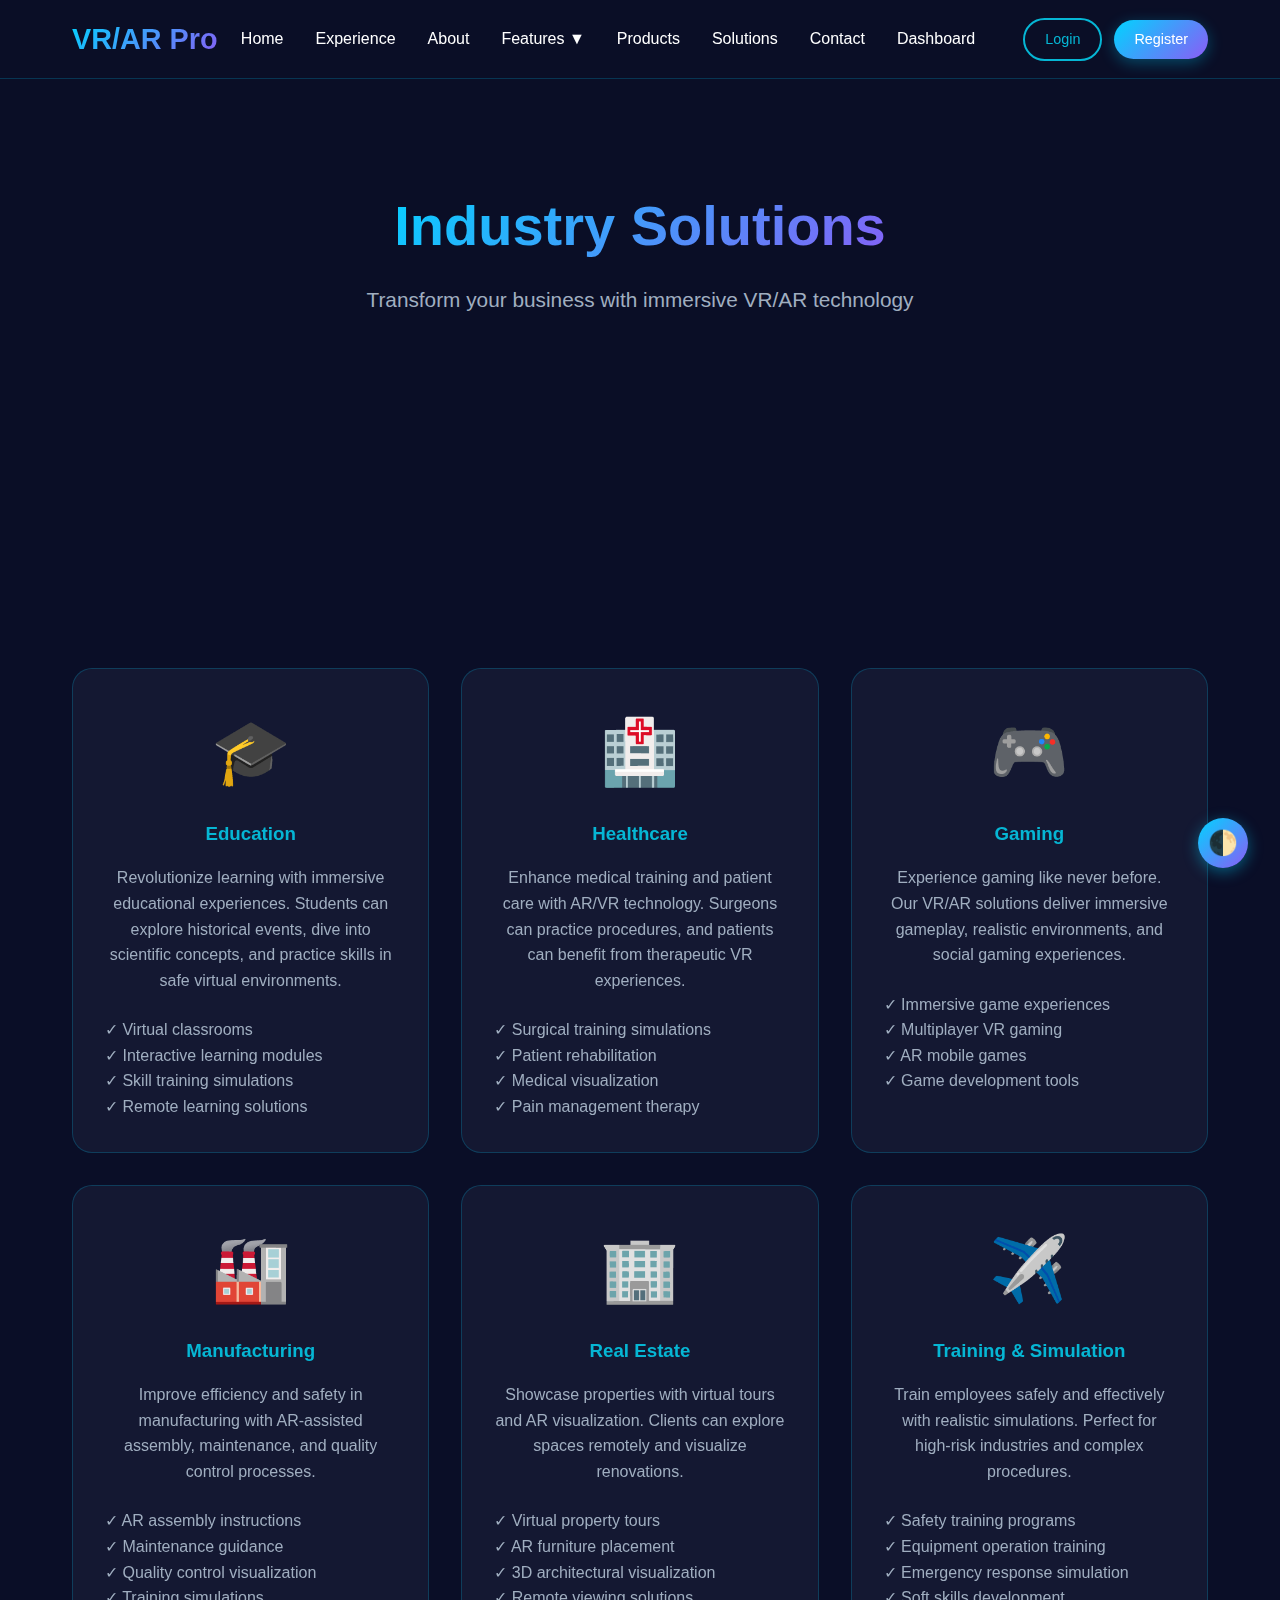
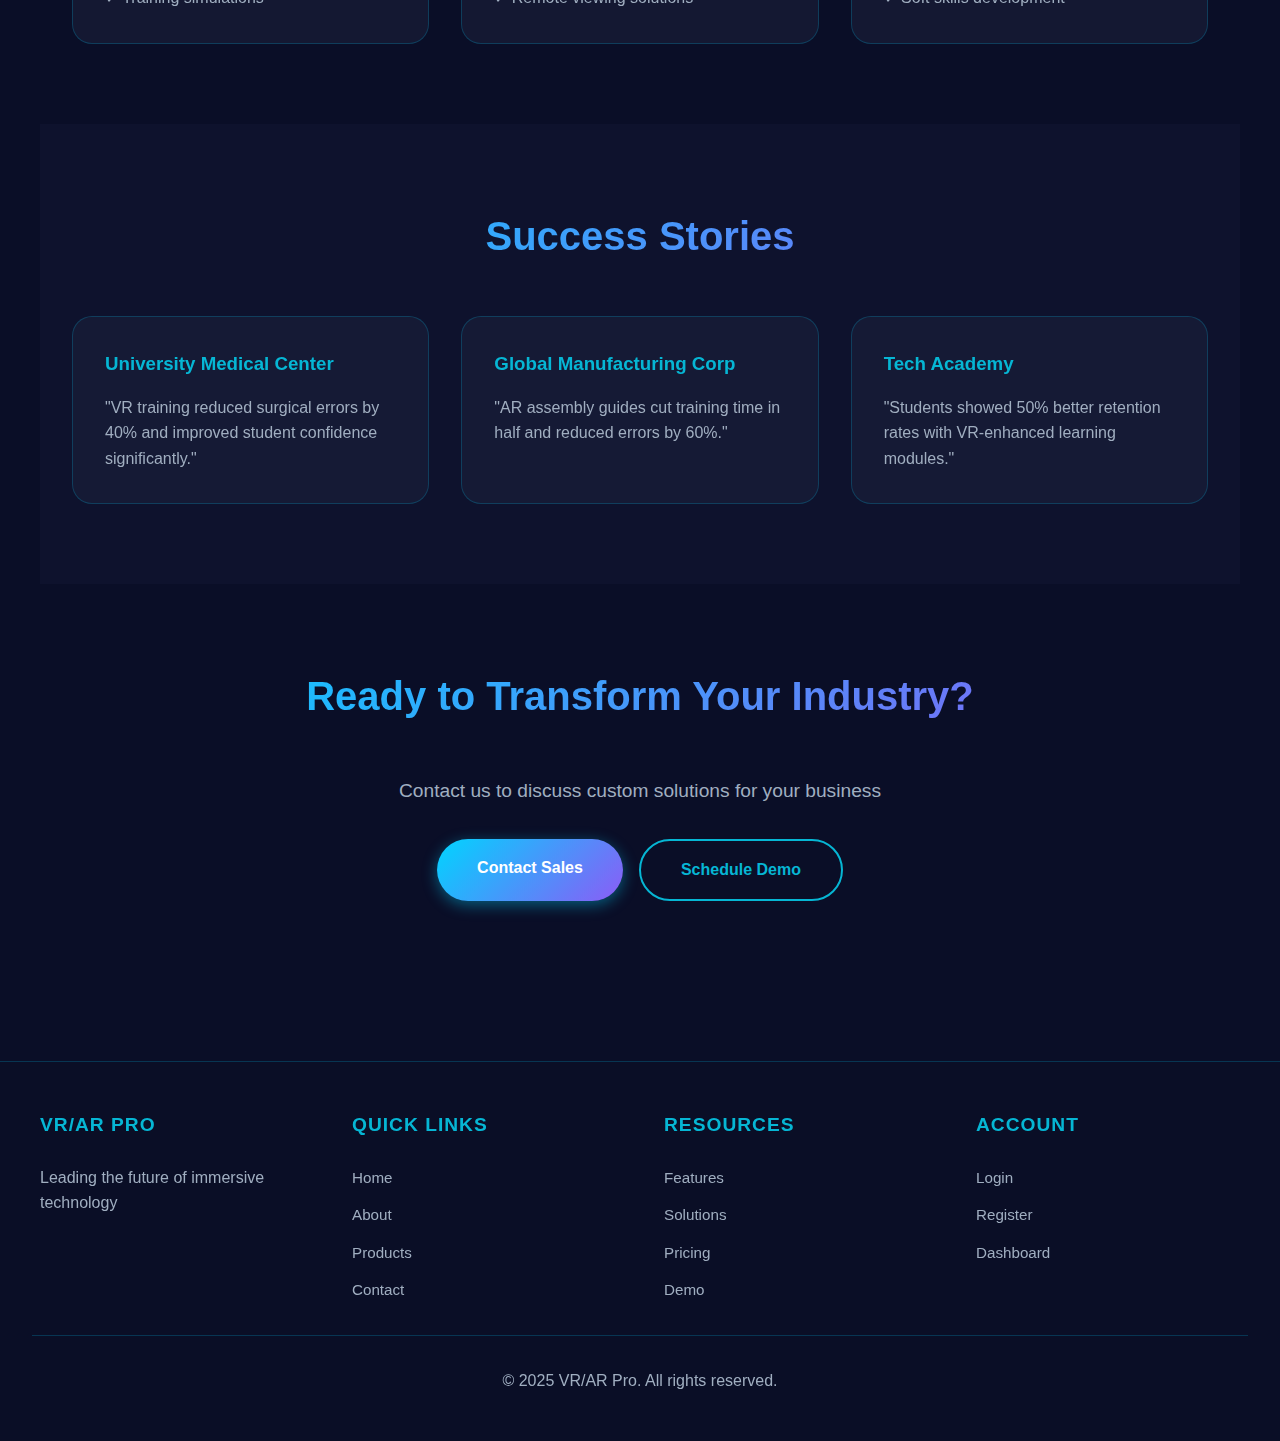
<file: solutions.html>
<!DOCTYPE html>
<html lang="en">
<head>
    <meta charset="UTF-8">
    <meta name="viewport" content="width=device-width, initial-scale=1.0">
    <title>Solutions - VR/AR Pro</title>
    <link rel="stylesheet" href="css/style.css">
    <script src="https://code.jquery.com/jquery-3.6.0.min.js"></script>
</head>
<body>
    <!-- Navbar -->
    <nav class="navbar">
        <div class="nav-container">
            <a href="index.html" class="logo">VR/AR Pro</a>
            <ul class="nav-menu">
                <li><a href="index.html">Home</a></li>
                <li><a href="home-experience.html">Experience</a></li>
                <li><a href="about.html">About</a></li>
                <li>
                    <a href="features.html">Features ▼</a>
                    <ul class="dropdown">
                        <li><a href="pricing.html">Pricing</a></li>
                        <li><a href="demo.html">Demo</a></li>
                    </ul>
                </li>
                <li><a href="products.html">Products</a></li>
                <li><a href="solutions.html">Solutions</a></li>
                <li><a href="contact.html">Contact</a></li>
                <li><a href="dashboard.html">Dashboard</a></li>
                <li class="nav-buttons">
                    <a href="login.html" class="btn-nav btn-nav-login">Login</a>
                    <a href="register.html" class="btn-nav btn-nav-register">Register</a>
                </li>
                <li class="theme-toggle-mobile">
                    <button class="theme-toggle">🌓</button>
                </li>
            </ul>
            <button class="mobile-menu-toggle">☰</button>
        </div>
    </nav>

    <!-- Hero Section -->
    <section class="hero" style="background-image: url('https://images.unsplash.com/photo-1581090700227-1e37b190418e'); min-height: 60vh;">
        <div class="hero-content">
            <h1>Industry Solutions</h1>
            <p>Transform your business with immersive VR/AR technology</p>
        </div>
    </section>

    <!-- Solutions Grid -->
    <section class="section">
        <div class="features-grid">
            <div class="card">
                <div style="font-size: 4rem; text-align: center; margin-bottom: 1rem;">🎓</div>
                <h3 style="text-align: center; color: var(--primary-cyan); margin-bottom: 1rem;">Education</h3>
                <p style="text-align: center; color: var(--text-secondary);">Revolutionize learning with immersive educational experiences. Students can explore historical events, dive into scientific concepts, and practice skills in safe virtual environments.</p>
                <ul style="list-style: none; margin-top: 1.5rem; color: var(--text-secondary);">
                    <li>✓ Virtual classrooms</li>
                    <li>✓ Interactive learning modules</li>
                    <li>✓ Skill training simulations</li>
                    <li>✓ Remote learning solutions</li>
                </ul>
            </div>
            <div class="card">
                <div style="font-size: 4rem; text-align: center; margin-bottom: 1rem;">🏥</div>
                <h3 style="text-align: center; color: var(--primary-cyan); margin-bottom: 1rem;">Healthcare</h3>
                <p style="text-align: center; color: var(--text-secondary);">Enhance medical training and patient care with AR/VR technology. Surgeons can practice procedures, and patients can benefit from therapeutic VR experiences.</p>
                <ul style="list-style: none; margin-top: 1.5rem; color: var(--text-secondary);">
                    <li>✓ Surgical training simulations</li>
                    <li>✓ Patient rehabilitation</li>
                    <li>✓ Medical visualization</li>
                    <li>✓ Pain management therapy</li>
                </ul>
            </div>
            <div class="card">
                <div style="font-size: 4rem; text-align: center; margin-bottom: 1rem;">🎮</div>
                <h3 style="text-align: center; color: var(--primary-cyan); margin-bottom: 1rem;">Gaming</h3>
                <p style="text-align: center; color: var(--text-secondary);">Experience gaming like never before. Our VR/AR solutions deliver immersive gameplay, realistic environments, and social gaming experiences.</p>
                <ul style="list-style: none; margin-top: 1.5rem; color: var(--text-secondary);">
                    <li>✓ Immersive game experiences</li>
                    <li>✓ Multiplayer VR gaming</li>
                    <li>✓ AR mobile games</li>
                    <li>✓ Game development tools</li>
                </ul>
            </div>
            <div class="card">
                <div style="font-size: 4rem; text-align: center; margin-bottom: 1rem;">🏭</div>
                <h3 style="text-align: center; color: var(--primary-cyan); margin-bottom: 1rem;">Manufacturing</h3>
                <p style="text-align: center; color: var(--text-secondary);">Improve efficiency and safety in manufacturing with AR-assisted assembly, maintenance, and quality control processes.</p>
                <ul style="list-style: none; margin-top: 1.5rem; color: var(--text-secondary);">
                    <li>✓ AR assembly instructions</li>
                    <li>✓ Maintenance guidance</li>
                    <li>✓ Quality control visualization</li>
                    <li>✓ Training simulations</li>
                </ul>
            </div>
            <div class="card">
                <div style="font-size: 4rem; text-align: center; margin-bottom: 1rem;">🏢</div>
                <h3 style="text-align: center; color: var(--primary-cyan); margin-bottom: 1rem;">Real Estate</h3>
                <p style="text-align: center; color: var(--text-secondary);">Showcase properties with virtual tours and AR visualization. Clients can explore spaces remotely and visualize renovations.</p>
                <ul style="list-style: none; margin-top: 1.5rem; color: var(--text-secondary);">
                    <li>✓ Virtual property tours</li>
                    <li>✓ AR furniture placement</li>
                    <li>✓ 3D architectural visualization</li>
                    <li>✓ Remote viewing solutions</li>
                </ul>
            </div>
            <div class="card">
                <div style="font-size: 4rem; text-align: center; margin-bottom: 1rem;">✈️</div>
                <h3 style="text-align: center; color: var(--primary-cyan); margin-bottom: 1rem;">Training & Simulation</h3>
                <p style="text-align: center; color: var(--text-secondary);">Train employees safely and effectively with realistic simulations. Perfect for high-risk industries and complex procedures.</p>
                <ul style="list-style: none; margin-top: 1.5rem; color: var(--text-secondary);">
                    <li>✓ Safety training programs</li>
                    <li>✓ Equipment operation training</li>
                    <li>✓ Emergency response simulation</li>
                    <li>✓ Soft skills development</li>
                </ul>
            </div>
        </div>
    </section>

    <!-- Use Cases -->
    <section class="section" style="background: rgba(26, 31, 58, 0.3);">
        <h2 class="section-title">Success Stories</h2>
        <div class="features-grid">
            <div class="card">
                <h3 style="color: var(--primary-cyan); margin-bottom: 1rem;">University Medical Center</h3>
                <p style="color: var(--text-secondary);">"VR training reduced surgical errors by 40% and improved student confidence significantly."</p>
            </div>
            <div class="card">
                <h3 style="color: var(--primary-cyan); margin-bottom: 1rem;">Global Manufacturing Corp</h3>
                <p style="color: var(--text-secondary);">"AR assembly guides cut training time in half and reduced errors by 60%."</p>
            </div>
            <div class="card">
                <h3 style="color: var(--primary-cyan); margin-bottom: 1rem;">Tech Academy</h3>
                <p style="color: var(--text-secondary);">"Students showed 50% better retention rates with VR-enhanced learning modules."</p>
            </div>
        </div>
    </section>

    <!-- CTA Section -->
    <section class="section" style="text-align: center;">
        <h2 class="section-title">Ready to Transform Your Industry?</h2>
        <p style="font-size: 1.2rem; color: var(--text-secondary); margin-bottom: 2rem;">Contact us to discuss custom solutions for your business</p>
        <div class="btn-group">
            <a href="contact.html" class="btn btn-primary">Contact Sales</a>
            <a href="demo.html" class="btn btn-secondary">Schedule Demo</a>
        </div>
    </section>

    <!-- Footer -->
    <footer class="footer">
        <div class="footer-content">
            <div class="footer-section">
                <h3>VR/AR Pro</h3>
                <p>Leading the future of immersive technology</p>
            </div>
            <div class="footer-section">
                <h3>Quick Links</h3>
                <ul>
                    <li><a href="index.html">Home</a></li>
                    <li><a href="about.html">About</a></li>
                    <li><a href="products.html">Products</a></li>
                    <li><a href="contact.html">Contact</a></li>
                </ul>
            </div>
            <div class="footer-section">
                <h3>Resources</h3>
                <ul>
                    <li><a href="features.html">Features</a></li>
                    <li><a href="solutions.html">Solutions</a></li>
                    <li><a href="pricing.html">Pricing</a></li>
                    <li><a href="demo.html">Demo</a></li>
                </ul>
            </div>
            <div class="footer-section">
                <h3>Account</h3>
                <ul>
                    <li><a href="login.html">Login</a></li>
                    <li><a href="register.html">Register</a></li>
                    <li><a href="dashboard.html">Dashboard</a></li>
                </ul>
            </div>
        </div>
        <div class="footer-bottom">
            <p style="text-align: center; width: 100%;">&copy; 2025 VR/AR Pro. All rights reserved.</p>
        </div>
    </footer>

    <!-- Theme Toggle Button -->
    <button class="theme-toggle">🌓</button>

    <script src="js/main.js"></script>
</body>
</html>
</file>
<file: css/style.css>
/* ============================================
   VR/AR PRODUCT WEBSITE - MAIN STYLESHEET
   Futuristic Theme with Glassmorphism
   ============================================ */

/* ===== RESET & BASE STYLES ===== */
* {
    margin: 0;
    padding: 0;
    box-sizing: border-box;
}

:root {
    /* Neon Color Palette */
    --primary-blue: #00d4ff;
    --primary-purple: #8b5cf6;
    --primary-cyan: #06b6d4;
    --accent-pink: #ec4899;
    --dark-bg: #0a0e27;
    --dark-card: #1a1f3a;
    --dark-border: #2a2f4a;
    --text-primary: #ffffff;
    --text-secondary: #a0aec0;
    --gradient-primary: linear-gradient(135deg, #667eea 0%, #764ba2 100%);
    --gradient-neon: linear-gradient(135deg, #00d4ff 0%, #8b5cf6 100%);
    --gradient-hero: linear-gradient(135deg, #0a0e27 0%, #1a1f3a 50%, #2a2f4a 100%);
}

body {
    font-family: 'Segoe UI', Tahoma, Geneva, Verdana, sans-serif;
    background: var(--dark-bg);
    color: var(--text-primary);
    line-height: 1.6;
    overflow-x: hidden;
}

/* ===== SMOOTH SCROLLING ===== */
html {
    scroll-behavior: smooth;
}

/* ===== NAVBAR ===== */
.navbar {
    position: fixed;
    top: 0;
    width: 100%;
    background: rgba(10, 14, 39, 0.9);
    backdrop-filter: blur(10px);
    -webkit-backdrop-filter: blur(10px);
    border-bottom: 1px solid rgba(0, 212, 255, 0.2);
    z-index: 1000;
    padding: 1rem 0;
    transition: all 0.3s ease;
}

.navbar.scrolled {
    background: rgba(10, 14, 39, 0.95);
    box-shadow: 0 4px 20px rgba(0, 212, 255, 0.1);
}

.nav-container {
    max-width: 1200px;
    margin: 0 auto;
    padding: 0 2rem;
    display: flex;
    justify-content: space-between;
    align-items: center;
}

.logo {
    font-size: 1.8rem;
    font-weight: bold;
    background: var(--gradient-neon);
    -webkit-background-clip: text;
    -webkit-text-fill-color: transparent;
    background-clip: text;
    text-decoration: none;
}

.nav-menu {
    display: flex;
    list-style: none;
    gap: 2rem;
}

.nav-menu a {
    color: var(--text-primary);
    text-decoration: none;
    font-weight: 500;
    transition: all 0.3s ease;
    position: relative;
}

.nav-menu a::after {
    content: '';
    position: absolute;
    bottom: -5px;
    left: 0;
    width: 0;
    height: 2px;
    background: var(--gradient-neon);
    transition: width 0.3s ease;
}

.nav-menu a:hover::after {
    width: 100%;
}

.nav-menu a:hover {
    color: var(--primary-cyan);
}

/* Ensure buttons don't inherit nav-menu link hover styles */
.nav-buttons .btn-nav:hover {
    color: inherit;
}

.nav-buttons .btn-nav-login:hover {
    color: var(--text-primary) !important;
}

.nav-buttons .btn-nav-register:hover {
    color: var(--text-primary) !important;
}

/* Navbar Buttons */
.nav-buttons {
    display: flex;
    gap: 0.75rem;
    align-items: center;
    margin-left: 1rem;
}

.btn-nav {
    padding: 0.5rem 1.25rem;
    border-radius: 25px;
    text-decoration: none;
    font-weight: 600;
    font-size: 0.9rem;
    transition: all 0.3s ease;
    white-space: nowrap;
    display: inline-block;
    border: none;
    cursor: pointer;
    position: relative;
    z-index: 1;
}

/* Remove nav-menu link styles from buttons */
.btn-nav::after {
    display: none !important;
}

.btn-nav-login {
    background: transparent;
    color: var(--primary-cyan) !important;
    border: 2px solid var(--primary-cyan);
}

.btn-nav-login:hover {
    background: var(--primary-cyan) !important;
    color: var(--text-primary) !important;
    transform: translateY(-2px);
    box-shadow: 0 4px 15px rgba(0, 212, 255, 0.4);
}

.btn-nav-register {
    background: var(--gradient-neon);
    color: var(--text-primary) !important;
    box-shadow: 0 4px 15px rgba(0, 212, 255, 0.3);
}

.btn-nav-register:hover {
    color: var(--text-primary) !important;
    transform: translateY(-2px);
    box-shadow: 0 6px 20px rgba(0, 212, 255, 0.5);
}

/* Dropdown Menu */
.nav-menu li {
    position: relative;
}

.nav-menu .dropdown {
    position: absolute;
    top: 100%;
    left: 0;
    background: rgba(10, 14, 39, 0.95);
    backdrop-filter: blur(10px);
    min-width: 200px;
    border: 1px solid rgba(0, 212, 255, 0.2);
    border-radius: 10px;
    padding: 0.5rem 0;
    opacity: 0;
    visibility: hidden;
    transform: translateY(-10px);
    transition: all 0.3s ease;
    z-index: 1000;
    margin-top: 10px;
}

.nav-menu li:hover .dropdown {
    opacity: 1;
    visibility: visible;
    transform: translateY(0);
}

.nav-menu .dropdown li {
    margin: 0;
}

.nav-menu .dropdown a {
    display: block;
    padding: 0.75rem 1.5rem;
    color: var(--text-secondary);
    transition: all 0.3s ease;
}

.nav-menu .dropdown a:hover {
    color: var(--primary-cyan);
    background: rgba(0, 212, 255, 0.1);
    padding-left: 2rem;
}

.mobile-menu-toggle {
    display: none;
    background: none;
    border: none;
    color: var(--text-primary);
    font-size: 1.5rem;
    cursor: pointer;
    z-index: 1001;
    position: relative;
}

/* Logout Button in Navbar */
.logout-btn-nav {
    padding: 0.5rem 1.5rem;
    font-size: 0.9rem;
    margin-left: 1rem;
}

.nav-menu li {
    display: flex;
    align-items: center;
}

/* ===== HERO SECTION ===== */
.hero {
    min-height: 100vh;
    display: flex;
    align-items: center;
    justify-content: center;
    background: var(--gradient-hero);
    background-image: url("https://images.unsplash.com/photo-1622979135225-d2ba269cf1ac");
    background-size: cover;
    background-position: center;
    background-blend-mode: overlay;
    position: relative;
    overflow: hidden;
}

.hero::before {
    content: '';
    position: absolute;
    top: 0;
    left: 0;
    right: 0;
    bottom: 0;
    background: rgba(10, 14, 39, 0.7);
    z-index: 1;
}

.hero-content {
    position: relative;
    z-index: 2;
    text-align: center;
    max-width: 900px;
    padding: 2rem;
    animation: fadeInUp 1s ease;
}

@keyframes fadeInUp {
    from {
        opacity: 0;
        transform: translateY(30px);
    }
    to {
        opacity: 1;
        transform: translateY(0);
    }
}

.hero h1 {
    font-size: 3.5rem;
    margin-bottom: 1.5rem;
    background: var(--gradient-neon);
    -webkit-background-clip: text;
    -webkit-text-fill-color: transparent;
    background-clip: text;
    line-height: 1.2;
}

.hero p {
    font-size: 1.3rem;
    color: var(--text-secondary);
    margin-bottom: 2rem;
}

/* ===== BUTTONS ===== */
.btn {
    display: inline-block;
    padding: 1rem 2.5rem;
    border-radius: 50px;
    text-decoration: none;
    font-weight: 600;
    transition: all 0.3s ease;
    border: none;
    cursor: pointer;
    font-size: 1rem;
    position: relative;
    overflow: hidden;
    white-space: nowrap;
    text-align: center;
}

.btn-primary {
    background: var(--gradient-neon);
    color: var(--text-primary);
    box-shadow: 0 4px 15px rgba(0, 212, 255, 0.4);
}

.btn-primary:hover {
    transform: translateY(-2px);
    box-shadow: 0 6px 20px rgba(0, 212, 255, 0.6);
}

.btn-secondary {
    background: transparent;
    color: var(--primary-cyan);
    border: 2px solid var(--primary-cyan);
}

.btn-secondary:hover {
    background: var(--primary-cyan);
    color: var(--text-primary);
}

.btn-group {
    display: flex;
    gap: 1rem;
    justify-content: center;
    flex-wrap: wrap;
}

/* ===== GLASSMORPHISM CARDS ===== */
.card {
    background: rgba(26, 31, 58, 0.6);
    backdrop-filter: blur(10px);
    -webkit-backdrop-filter: blur(10px);
    border: 1px solid rgba(0, 212, 255, 0.2);
    border-radius: 20px;
    padding: 2rem;
    transition: all 0.3s ease;
}

.card:hover {
    transform: translateY(-10px);
    border-color: var(--primary-cyan);
    box-shadow: 0 10px 30px rgba(0, 212, 255, 0.3);
}

/* ===== SECTIONS ===== */
.section {
    padding: 5rem 2rem;
    max-width: 1200px;
    margin: 0 auto;
}

.section-title {
    text-align: center;
    font-size: 2.5rem;
    margin-bottom: 3rem;
    background: var(--gradient-neon);
    -webkit-background-clip: text;
    -webkit-text-fill-color: transparent;
    background-clip: text;
}

/* ===== FEATURE CARDS GRID ===== */
.features-grid {
    display: grid;
    grid-template-columns: repeat(auto-fit, minmax(300px, 1fr));
    gap: 2rem;
    margin-top: 3rem;
}

.feature-card {
    background: rgba(26, 31, 58, 0.6);
    backdrop-filter: blur(10px);
    border: 1px solid rgba(0, 212, 255, 0.2);
    border-radius: 20px;
    padding: 2rem;
    text-align: center;
    transition: all 0.3s ease;
}

.feature-card:hover {
    transform: translateY(-10px) scale(1.02);
    border-color: var(--primary-cyan);
    box-shadow: 0 10px 30px rgba(0, 212, 255, 0.3);
}

.feature-icon {
    font-size: 3rem;
    margin-bottom: 1rem;
    background: var(--gradient-neon);
    -webkit-background-clip: text;
    -webkit-text-fill-color: transparent;
    background-clip: text;
}

.feature-card h3 {
    font-size: 1.5rem;
    margin-bottom: 1rem;
    color: var(--text-primary);
}

.feature-card p {
    color: var(--text-secondary);
}

/* ===== PRODUCT CARDS ===== */
.products-grid {
    display: grid;
    grid-template-columns: repeat(auto-fill, minmax(280px, 1fr));
    gap: 2rem;
    margin-top: 3rem;
}

.product-card {
    background: rgba(26, 31, 58, 0.6);
    backdrop-filter: blur(10px);
    border: 1px solid rgba(0, 212, 255, 0.2);
    border-radius: 20px;
    overflow: hidden;
    transition: all 0.3s ease;
    display: flex;
    flex-direction: column;
}

.product-card:hover {
    transform: translateY(-10px);
    border-color: var(--primary-cyan);
    box-shadow: 0 10px 30px rgba(0, 212, 255, 0.3);
}

.product-image {
    width: 100%;
    height: 250px;
    object-fit: cover;
    background: var(--gradient-hero);
}

.product-info {
    padding: 1.5rem;
    display: flex;
    flex-direction: column;
    flex-grow: 1;
}

.product-info h3 {
    font-size: 1.3rem;
    margin-bottom: 0.5rem;
}

.product-info p {
    color: var(--text-secondary);
    margin-bottom: 1rem;
    font-size: 0.9rem;
    flex-grow: 1;
}

.product-price {
    font-size: 1.5rem;
    font-weight: bold;
    color: var(--primary-cyan);
    margin-bottom: 1rem;
}

.product-info .btn {
    margin-top: auto;
}

/* ===== TESTIMONIALS SLIDER ===== */
.testimonials {
    background: rgba(26, 31, 58, 0.3);
    padding: 4rem 2rem;
    margin: 4rem 0;
}

.testimonial-slider {
    max-width: 800px;
    margin: 0 auto;
    position: relative;
}

.testimonial-item {
    text-align: center;
    padding: 2rem;
    display: none;
}

.testimonial-item.active {
    display: block;
    animation: fadeIn 0.5s ease;
}

@keyframes fadeIn {
    from { opacity: 0; }
    to { opacity: 1; }
}

.testimonial-text {
    font-size: 1.2rem;
    font-style: italic;
    color: var(--text-secondary);
    margin-bottom: 1.5rem;
}

.testimonial-author {
    font-weight: bold;
    color: var(--primary-cyan);
}

.testimonial-controls {
    display: flex;
    justify-content: center;
    gap: 1rem;
    margin-top: 2rem;
}

.testimonial-dot {
    width: 12px;
    height: 12px;
    border-radius: 50%;
    background: rgba(0, 212, 255, 0.3);
    border: none;
    cursor: pointer;
    transition: all 0.3s ease;
}

.testimonial-dot.active {
    background: var(--primary-cyan);
    transform: scale(1.2);
}

/* ===== FORMS ===== */
.form-group {
    margin-bottom: 1.5rem;
}

.form-group label {
    display: block;
    margin-bottom: 0.5rem;
    color: var(--text-primary);
    font-weight: 500;
}

.form-control {
    width: 100%;
    padding: 1rem;
    background: rgba(26, 31, 58, 0.6);
    border: 1px solid rgba(0, 212, 255, 0.2);
    border-radius: 10px;
    color: var(--text-primary);
    font-size: 1rem;
    transition: all 0.3s ease;
}

.form-control:focus {
    outline: none;
    border-color: var(--primary-cyan);
    box-shadow: 0 0 0 3px rgba(0, 212, 255, 0.1);
}

textarea.form-control {
    resize: vertical;
    min-height: 120px;
}

/* ===== PRICING TABLES ===== */
.pricing-grid {
    display: grid;
    grid-template-columns: repeat(auto-fit, minmax(300px, 1fr));
    gap: 2rem;
    margin-top: 3rem;
}

.pricing-card {
    background: rgba(26, 31, 58, 0.6);
    backdrop-filter: blur(10px);
    border: 1px solid rgba(0, 212, 255, 0.2);
    border-radius: 20px;
    padding: 2.5rem;
    text-align: center;
    transition: all 0.3s ease;
    position: relative;
}

.pricing-card.featured {
    border-color: var(--primary-cyan);
    transform: scale(1.05);
    box-shadow: 0 10px 30px rgba(0, 212, 255, 0.3);
}

.pricing-card:hover {
    transform: translateY(-10px);
    border-color: var(--primary-cyan);
}

.pricing-header h3 {
    font-size: 1.8rem;
    margin-bottom: 1rem;
}

.pricing-price {
    font-size: 3rem;
    font-weight: bold;
    background: var(--gradient-neon);
    -webkit-background-clip: text;
    -webkit-text-fill-color: transparent;
    background-clip: text;
    margin-bottom: 1rem;
}

.pricing-features {
    list-style: none;
    margin: 2rem 0;
    text-align: left;
}

.pricing-features li {
    padding: 0.75rem 0;
    border-bottom: 1px solid rgba(0, 212, 255, 0.1);
    color: var(--text-secondary);
}

.pricing-features li:before {
    content: '✓ ';
    color: var(--primary-cyan);
    font-weight: bold;
    margin-right: 0.5rem;
}

.pricing-toggle {
    display: flex;
    justify-content: center;
    align-items: center;
    gap: 1rem;
    margin-bottom: 3rem;
}

.toggle-switch {
    position: relative;
    width: 60px;
    height: 30px;
    background: rgba(0, 212, 255, 0.2);
    border-radius: 15px;
    cursor: pointer;
    transition: all 0.3s ease;
}

.toggle-switch.active {
    background: var(--primary-cyan);
}

.toggle-switch::after {
    content: '';
    position: absolute;
    width: 24px;
    height: 24px;
    background: white;
    border-radius: 50%;
    top: 3px;
    left: 3px;
    transition: all 0.3s ease;
}

.toggle-switch.active::after {
    left: 33px;
}

/* ===== DASHBOARD PANEL/HEADER ===== */
.dashboard-panel {
    background: rgba(10, 14, 39, 0.95);
    backdrop-filter: blur(10px);
    border-bottom: 1px solid rgba(0, 212, 255, 0.2);
    padding: 1rem 2rem;
    position: fixed;
    top: 0;
    left: 0;
    right: 0;
    z-index: 1000;
}

.dashboard-panel-content {
    max-width: 1400px;
    margin: 0 auto;
    display: flex;
    justify-content: space-between;
    align-items: center;
}

.dashboard-panel-left {
    display: flex;
    align-items: center;
    gap: 2rem;
}

.dashboard-nav-links {
    display: flex;
    gap: 1.5rem;
}

.dashboard-nav-links a {
    color: var(--text-secondary);
    text-decoration: none;
    font-weight: 500;
    transition: color 0.3s ease;
}

.dashboard-nav-links a:hover {
    color: var(--primary-cyan);
}

.dashboard-panel-right {
    display: flex;
    align-items: center;
}

/* ===== DASHBOARD STYLES ===== */
.dashboard-container {
    display: flex;
    min-height: 100vh;
    padding-top: 0;
    overflow: hidden;
}

.dashboard-sidebar {
    width: 250px;
    background: rgba(26, 31, 58, 0.8);
    backdrop-filter: blur(10px);
    border-right: 1px solid rgba(0, 212, 255, 0.2);
    padding: 2rem 0;
    position: fixed;
    height: 100vh;
    overflow-y: auto;
    top: 0;
    /* Hide scrollbar */
    scrollbar-width: none; /* Firefox */
    -ms-overflow-style: none; /* IE and Edge */
}

.dashboard-sidebar::-webkit-scrollbar {
    display: none; /* Chrome, Safari, Opera */
}

.sidebar-menu {
    list-style: none;
}

.sidebar-menu li {
    margin-bottom: 0.5rem;
}

.sidebar-menu a {
    display: block;
    padding: 1rem 2rem;
    color: var(--text-secondary);
    text-decoration: none;
    transition: all 0.3s ease;
    border-left: 3px solid transparent;
}

.sidebar-menu a:hover,
.sidebar-menu a.active {
    color: var(--primary-cyan);
    background: rgba(0, 212, 255, 0.1);
    border-left-color: var(--primary-cyan);
}

.dashboard-content {
    flex: 1;
    margin-left: 250px;
    padding: 2rem;
    overflow-y: auto;
    height: 100vh;
    /* Hide scrollbar */
    scrollbar-width: none; /* Firefox */
    -ms-overflow-style: none; /* IE and Edge */
}

.dashboard-content::-webkit-scrollbar {
    display: none; /* Chrome, Safari, Opera */
}

.stats-grid {
    display: grid;
    grid-template-columns: repeat(auto-fit, minmax(250px, 1fr));
    gap: 2rem;
    margin-bottom: 3rem;
}

.stat-card {
    background: rgba(26, 31, 58, 0.6);
    backdrop-filter: blur(10px);
    border: 1px solid rgba(0, 212, 255, 0.2);
    border-radius: 15px;
    padding: 1.5rem;
    transition: all 0.3s ease;
}

.stat-card:hover {
    transform: translateY(-5px);
    border-color: var(--primary-cyan);
}

.stat-value {
    font-size: 2.5rem;
    font-weight: bold;
    background: var(--gradient-neon);
    -webkit-background-clip: text;
    -webkit-text-fill-color: transparent;
    background-clip: text;
    margin-bottom: 0.5rem;
}

.stat-label {
    color: var(--text-secondary);
    font-size: 0.9rem;
}

/* ===== TABLES ===== */
.data-table {
    width: 100%;
    border-collapse: collapse;
    background: rgba(26, 31, 58, 0.6);
    backdrop-filter: blur(10px);
    border-radius: 15px;
    overflow: hidden;
    margin-top: 2rem;
}

.data-table th,
.data-table td {
    padding: 1rem;
    text-align: left;
    border-bottom: 1px solid rgba(0, 212, 255, 0.1);
}

.data-table th {
    background: rgba(0, 212, 255, 0.1);
    color: var(--primary-cyan);
    font-weight: 600;
}

.data-table tr:hover {
    background: rgba(0, 212, 255, 0.05);
}

/* ===== CHARTS ===== */
.chart-container {
    background: rgba(26, 31, 58, 0.6);
    backdrop-filter: blur(10px);
    border: 1px solid rgba(0, 212, 255, 0.2);
    border-radius: 15px;
    padding: 2rem;
    margin-bottom: 2rem;
}

.chart-title {
    font-size: 1.5rem;
    margin-bottom: 1.5rem;
    color: var(--primary-cyan);
}

/* ===== TABS ===== */
.tabs {
    margin: 2rem 0;
}

.tab-buttons {
    display: flex;
    gap: 1rem;
    margin-bottom: 2rem;
    border-bottom: 1px solid rgba(0, 212, 255, 0.2);
}

.tab-btn {
    padding: 1rem 2rem;
    background: transparent;
    border: none;
    color: var(--text-secondary);
    cursor: pointer;
    font-size: 1rem;
    transition: all 0.3s ease;
    border-bottom: 2px solid transparent;
    margin-bottom: -1px;
}

.tab-btn.active {
    color: var(--primary-cyan);
    border-bottom-color: var(--primary-cyan);
}

.tab-content {
    display: none;
}

.tab-content.active {
    display: block;
    animation: fadeIn 0.3s ease;
}

/* ===== ACCORDION ===== */
.accordion-item {
    background: rgba(26, 31, 58, 0.6);
    backdrop-filter: blur(10px);
    border: 1px solid rgba(0, 212, 255, 0.2);
    border-radius: 10px;
    margin-bottom: 1rem;
    overflow: hidden;
}

.accordion-header {
    padding: 1.5rem;
    cursor: pointer;
    display: flex;
    justify-content: space-between;
    align-items: center;
    transition: all 0.3s ease;
}

.accordion-header:hover {
    background: rgba(0, 212, 255, 0.1);
}

.accordion-content {
    max-height: 0;
    overflow: hidden;
    transition: max-height 0.3s ease;
}

.accordion-item.active .accordion-content {
    max-height: 500px;
    padding: 0 1.5rem 1.5rem;
}

/* ===== FILTERS ===== */
.filter-buttons {
    display: flex;
    gap: 1rem;
    flex-wrap: wrap;
    margin-bottom: 2rem;
    justify-content: center;
}

.filter-btn {
    padding: 0.75rem 1.5rem;
    background: rgba(26, 31, 58, 0.6);
    border: 1px solid rgba(0, 212, 255, 0.2);
    border-radius: 25px;
    color: var(--text-secondary);
    cursor: pointer;
    transition: all 0.3s ease;
}

.filter-btn.active,
.filter-btn:hover {
    background: var(--primary-cyan);
    color: var(--text-primary);
    border-color: var(--primary-cyan);
}

/* ===== DARK/LIGHT MODE TOGGLE ===== */
.theme-toggle {
    position: fixed;
    bottom: 2rem;
    right: 2rem;
    width: 50px;
    height: 50px;
    border-radius: 50%;
    background: var(--gradient-neon);
    border: none;
    color: var(--text-primary);
    font-size: 1.5rem;
    cursor: pointer;
    box-shadow: 0 4px 15px rgba(0, 212, 255, 0.4);
    transition: all 0.3s ease;
    z-index: 1000;
}

.theme-toggle:hover {
    transform: scale(1.1);
    box-shadow: 0 6px 20px rgba(0, 212, 255, 0.6);
}

/* ===== LIGHT MODE THEME ===== */
body.light-mode {
    --dark-bg: #f5f7fa;
    --dark-card: #ffffff;
    --dark-border: #e2e8f0;
    --text-primary: #0f1419;
    --text-secondary: #2d3748;
    --primary-cyan: #0891b2;
    --primary-blue: #0284c7;
    --primary-purple: #7c3aed;
    --accent-pink: #db2777;
    background: var(--dark-bg);
    color: var(--text-primary);
}

body.light-mode .navbar {
    background: rgba(255, 255, 255, 0.95);
    border-bottom: 1px solid rgba(8, 145, 178, 0.2);
    box-shadow: 0 2px 10px rgba(0, 0, 0, 0.1);
}

body.light-mode .navbar.scrolled {
    background: rgba(255, 255, 255, 0.98);
    box-shadow: 0 4px 20px rgba(0, 0, 0, 0.15);
}

body.light-mode .nav-menu a {
    color: var(--text-primary);
}

body.light-mode .nav-menu a:hover {
    color: var(--primary-cyan);
}

body.light-mode .card,
body.light-mode .feature-card,
body.light-mode .product-card,
body.light-mode .pricing-card,
body.light-mode .stat-card {
    background: rgba(255, 255, 255, 0.9);
    border-color: rgba(8, 145, 178, 0.3);
    box-shadow: 0 4px 20px rgba(0, 0, 0, 0.1);
}

body.light-mode .card:hover,
body.light-mode .feature-card:hover,
body.light-mode .product-card:hover,
body.light-mode .pricing-card:hover {
    box-shadow: 0 10px 30px rgba(8, 145, 178, 0.2);
    border-color: var(--primary-cyan);
}

body.light-mode .hero {
    background: linear-gradient(135deg, #f5f7fa 0%, #ffffff 50%, #e2e8f0 100%);
}

body.light-mode .hero::before {
    background: rgba(245, 247, 250, 0.5);
}

body.light-mode .hero p {
    color: var(--text-secondary);
}

body.light-mode .section-title {
    color: var(--text-primary);
}

body.light-mode .feature-card p,
body.light-mode .product-info p {
    color: var(--text-secondary);
}

body.light-mode .form-control {
    background: rgba(255, 255, 255, 0.9);
    border-color: rgba(8, 145, 178, 0.3);
    color: var(--text-primary);
}

body.light-mode .form-control:focus {
    border-color: var(--primary-cyan);
    box-shadow: 0 0 0 3px rgba(8, 145, 178, 0.1);
}

body.light-mode .footer {
    background: rgba(255, 255, 255, 0.95);
    border-top: 1px solid rgba(8, 145, 178, 0.2);
    box-shadow: 0 -2px 10px rgba(0, 0, 0, 0.05);
}

body.light-mode .footer-section a {
    color: var(--text-secondary);
}

body.light-mode .footer-section a:hover {
    color: var(--primary-cyan);
}

body.light-mode .testimonials {
    background: rgba(255, 255, 255, 0.6);
}

body.light-mode .testimonial-text {
    color: var(--text-secondary);
}

body.light-mode .data-table {
    background: rgba(255, 255, 255, 0.9);
}

body.light-mode .data-table th {
    background: rgba(8, 145, 178, 0.1);
    color: var(--primary-cyan);
}

body.light-mode .data-table tr:hover {
    background: rgba(8, 145, 178, 0.05);
}

body.light-mode .chart-container {
    background: rgba(255, 255, 255, 0.9);
    border-color: rgba(8, 145, 178, 0.3);
}

body.light-mode .accordion-item {
    background: rgba(255, 255, 255, 0.9);
    border-color: rgba(8, 145, 178, 0.3);
}

body.light-mode .accordion-header:hover {
    background: rgba(8, 145, 178, 0.1);
}

body.light-mode .filter-btn {
    background: rgba(255, 255, 255, 0.9);
    border-color: rgba(8, 145, 178, 0.3);
    color: var(--text-secondary);
}

body.light-mode .filter-btn.active,
body.light-mode .filter-btn:hover {
    background: var(--primary-cyan);
    color: var(--text-primary);
    border-color: var(--primary-cyan);
}

body.light-mode .tab-btn {
    color: var(--text-secondary);
}

body.light-mode .tab-btn.active {
    color: var(--primary-cyan);
    border-bottom-color: var(--primary-cyan);
}

body.light-mode .pricing-features li {
    border-bottom-color: rgba(8, 145, 178, 0.1);
    color: var(--text-secondary);
}

body.light-mode .toggle-switch {
    background: rgba(8, 145, 178, 0.2);
}

body.light-mode .toggle-switch.active {
    background: var(--primary-cyan);
}

body.light-mode .dashboard-panel {
    background: rgba(255, 255, 255, 0.95);
    border-bottom: 1px solid rgba(8, 145, 178, 0.2);
}

body.light-mode .dashboard-sidebar {
    background: rgba(255, 255, 255, 0.9);
    border-right: 1px solid rgba(8, 145, 178, 0.2);
}

body.light-mode .sidebar-menu a {
    color: var(--text-secondary);
}

body.light-mode .sidebar-menu a:hover,
body.light-mode .sidebar-menu a.active {
    color: var(--primary-cyan);
    background: rgba(8, 145, 178, 0.1);
}

body.light-mode .theme-toggle {
    background: linear-gradient(135deg, #0891b2 0%, #7c3aed 100%);
    box-shadow: 0 4px 15px rgba(8, 145, 178, 0.4);
}

body.light-mode .theme-toggle:hover {
    box-shadow: 0 6px 20px rgba(8, 145, 178, 0.6);
}

body.light-mode .btn-nav-login {
    color: var(--primary-cyan) !important;
    border-color: var(--primary-cyan);
}

body.light-mode .btn-nav-login:hover {
    background: var(--primary-cyan) !important;
    color: var(--text-primary) !important;
}

body.light-mode .btn-nav-register {
    background: linear-gradient(135deg, #0891b2 0%, #7c3aed 100%);
}

body.light-mode .alert-success {
    background: rgba(8, 145, 178, 0.2);
    border-color: var(--primary-cyan);
    color: var(--primary-cyan);
}

body.light-mode .alert-error {
    background: rgba(219, 39, 119, 0.2);
    border-color: var(--accent-pink);
    color: var(--accent-pink);
}

/* ===== FOOTER ===== */
.footer {
    background: rgba(10, 14, 39, 0.9);
    backdrop-filter: blur(10px);
    border-top: 1px solid rgba(0, 212, 255, 0.2);
    padding: 3rem 2rem;
    margin-top: 5rem;
}

.footer-content {
    max-width: 1200px;
    margin: 0 auto;
    display: grid;
    grid-template-columns: repeat(auto-fit, minmax(250px, 1fr));
    gap: 3rem;
    align-items: start;
}

.footer-section {
    display: flex;
    flex-direction: column;
}

.footer-section h3 {
    color: var(--primary-cyan);
    margin-bottom: 1.5rem;
    font-size: 1.2rem;
    font-weight: 600;
    text-transform: uppercase;
    letter-spacing: 1px;
}

.footer-section p {
    color: var(--text-secondary);
    line-height: 1.6;
    margin-bottom: 0;
}

.footer-section ul {
    list-style: none;
    padding: 0;
    margin: 0;
}

.footer-section ul li {
    margin-bottom: 0.75rem;
}

.footer-section ul li:last-child {
    margin-bottom: 0;
}

.footer-section a {
    color: var(--text-secondary);
    text-decoration: none;
    transition: color 0.3s ease;
    display: inline-block;
    font-size: 0.95rem;
}

.footer-section a:hover {
    color: var(--primary-cyan);
    transform: translateX(5px);
}

.footer-bottom {
    text-align: center;
    margin-top: 2rem;
    padding-top: 2rem;
    border-top: 1px solid rgba(0, 212, 255, 0.2);
    color: var(--text-secondary);
}

.footer-bottom > div {
    display: flex;
    justify-content: space-between;
    align-items: center;
    flex-wrap: wrap;
    gap: 1rem;
}

.social-icons {
    display: flex;
    gap: 1rem;
    align-items: center;
    justify-content: flex-start;
    flex-wrap: wrap;
    margin-top: 1.5rem;
}

.social-icons a {
    color: var(--text-secondary);
    transition: all 0.3s ease;
    display: flex;
    align-items: center;
    justify-content: center;
}

.social-icons a:hover {
    color: var(--primary-cyan);
    transform: translateY(-2px);
}

.social-icons svg {
    width: 24px;
    height: 24px;
}

/* ===== LOADING SPINNER ===== */
.loader {
    border: 4px solid rgba(0, 212, 255, 0.2);
    border-top: 4px solid var(--primary-cyan);
    border-radius: 50%;
    width: 40px;
    height: 40px;
    animation: spin 1s linear infinite;
    margin: 2rem auto;
}

@keyframes spin {
    0% { transform: rotate(0deg); }
    100% { transform: rotate(360deg); }
}

/* ===== ALERTS ===== */
.alert {
    padding: 1rem 1.5rem;
    border-radius: 10px;
    margin-bottom: 1rem;
    animation: slideIn 0.3s ease;
}

@keyframes slideIn {
    from {
        opacity: 0;
        transform: translateX(-20px);
    }
    to {
        opacity: 1;
        transform: translateX(0);
    }
}

.alert-success {
    background: rgba(0, 212, 255, 0.2);
    border: 1px solid var(--primary-cyan);
    color: var(--primary-cyan);
}

.alert-error {
    background: rgba(236, 72, 153, 0.2);
    border: 1px solid var(--accent-pink);
    color: var(--accent-pink);
}

/* ===== RESPONSIVE DESIGN ===== */
/* Tablet View */
@media (max-width: 1024px) {
    .section {
        text-align: center;
    }

    .hero-content {
        text-align: center;
    }

    .features-grid,
    .products-grid,
    .pricing-grid,
    .stats-grid {
        justify-items: center;
    }

    .card {
        text-align: center;
    }

    .btn-group {
        justify-content: center;
    }

    .testimonial-slider {
        text-align: center;
    }

    .form-group {
        text-align: left;
    }

    .data-table {
        margin: 0 auto;
    }

    .mobile-menu-toggle {
        z-index: 1002;
        position: relative;
    }

    .nav-container {
        position: relative;
        z-index: 1001;
    }

    .nav-menu {
        z-index: 999;
    }

    .nav-buttons {
        gap: 0.5rem;
        margin-left: 0.5rem;
    }

    .btn-nav {
        padding: 0.45rem 1rem;
        font-size: 0.85rem;
    }
}

/* Desktop View - Show fixed theme toggle */
@media (min-width: 769px) {
    .theme-toggle {
        display: block;
    }

    .theme-toggle-mobile {
        display: none !important;
    }
}

/* Mobile View */
@media (max-width: 768px) {
    .section {
        text-align: center;
        padding: 3rem 1rem;
    }

    .hero-content {
        text-align: center;
    }

    .hero h1 {
        font-size: 2.5rem;
        text-align: center;
    }

    .hero p {
        font-size: 1.1rem;
        text-align: center;
    }

    .section-title {
        font-size: 2rem;
        text-align: center;
    }

    .features-grid,
    .products-grid,
    .pricing-grid,
    .stats-grid {
        justify-items: center;
        grid-template-columns: 1fr;
    }

    .card {
        text-align: center;
        margin: 0 auto;
    }

    .feature-card {
        text-align: center;
    }

    .product-card {
        text-align: center;
    }

    .pricing-card {
        text-align: center;
    }

    .stat-card {
        text-align: center;
    }

    .btn-group {
        justify-content: center;
        align-items: center;
    }

    .btn {
        text-align: center;
    }

    .testimonial-slider {
        text-align: center;
    }

    .testimonial-controls {
        justify-content: center;
    }

    .filter-buttons {
        justify-content: center;
    }

    .pricing-toggle {
        justify-content: center;
    }

    .tab-buttons {
        justify-content: center;
        flex-wrap: wrap;
    }

    .accordion-header {
        text-align: left;
    }

    .accordion-content {
        text-align: left;
    }

    .form-group {
        text-align: left;
    }

    .data-table {
        margin: 0 auto;
        font-size: 0.9rem;
    }

    .nav-menu {
        position: fixed;
        top: 70px;
        left: -100%;
        flex-direction: column;
        background: rgba(5, 7, 20, 0.98);
        width: 100%;
        padding: 1rem;
        transition: left 0.3s ease;
        border-top: 1px solid rgba(0, 212, 255, 0.2);
        align-items: center;
        z-index: 999;
        max-height: calc(100vh - 70px);
        overflow-y: auto;
        gap: 0.25rem;
    }

    .nav-menu.active {
        left: 0;
    }

    .nav-menu a {
        color: #ffffff !important;
        display: block;
        width: 100%;
        text-align: center;
        padding: 0.5rem 0;
    }

    .nav-menu a:hover {
        color: var(--primary-cyan) !important;
    }

    .nav-menu .dropdown {
        position: static;
        opacity: 1;
        visibility: visible;
        transform: none;
        background: rgba(10, 14, 39, 0.9);
        margin-top: 0.25rem;
        margin-left: 0;
        border: none;
        border-left: 2px solid rgba(0, 212, 255, 0.3);
        text-align: left;
    }

    .nav-menu .dropdown a {
        padding: 0.4rem 1rem;
        color: #ffffff !important;
    }

    .nav-menu .dropdown a:hover {
        color: var(--primary-cyan) !important;
    }

    .nav-menu li {
        flex-direction: column;
        align-items: center;
        width: 100%;
    }

    .nav-buttons {
        flex-direction: column;
        gap: 0.5rem;
        margin-left: 0;
        margin-top: 0.25rem;
        width: 100%;
    }

    .btn-nav {
        width: 100%;
        text-align: center;
        padding: 0.6rem 1.5rem;
    }

    .theme-toggle-mobile {
        margin-top: 0.5rem;
        width: 100%;
        display: flex;
        justify-content: center;
    }

    /* Hide fixed theme toggle on mobile */
    .theme-toggle {
        display: none;
    }

    .theme-toggle-mobile .theme-toggle {
        position: static;
        bottom: auto;
        right: auto;
        width: auto;
        height: auto;
        padding: 0.6rem 1.5rem;
        font-size: 1.2rem;
        border-radius: 10px;
        display: block !important;
        background: var(--gradient-neon);
        border: none;
        color: #ffffff;
        cursor: pointer;
        box-shadow: 0 4px 15px rgba(0, 212, 255, 0.4);
        transition: all 0.3s ease;
    }

    .theme-toggle-mobile .theme-toggle:hover {
        transform: scale(1.05);
        box-shadow: 0 6px 20px rgba(0, 212, 255, 0.6);
    }

    /* Show mobile menu toggle on mobile */
    .theme-toggle-mobile {
        display: flex;
    }

    .logout-btn-nav {
        margin-left: 0 !important;
        margin-top: 0.5rem;
        width: 100%;
    }

    .mobile-menu-toggle {
        display: block;
        position: relative;
        z-index: 1002;
        margin-left: auto;
    }

    .nav-container {
        position: relative;
        z-index: 1001;
        display: flex;
        justify-content: space-between;
        align-items: center;
    }

    .nav-menu.active {
        z-index: 998;
    }

    .dashboard-panel-content {
        flex-direction: column;
        gap: 1rem;
        align-items: center;
        text-align: center;
    }

    .dashboard-panel-left {
        flex-direction: column;
        align-items: center;
        gap: 1rem;
        width: 100%;
    }

    .dashboard-nav-links {
        flex-direction: column;
        gap: 0.5rem;
        width: 100%;
        align-items: center;
    }

    .dashboard-panel-right {
        width: 100%;
        justify-content: center;
        flex-direction: column;
        align-items: center;
        gap: 1rem;
    }

    .dashboard-sidebar {
        left: -250px;
        transition: left 0.3s ease;
        z-index: 999;
    }

    .dashboard-sidebar.active {
        left: 0;
    }

    .dashboard-content {
        margin-left: 0;
    }

    .pricing-card.featured {
        transform: scale(1);
    }

    /* Contact page responsive */
    .contact-grid {
        grid-template-columns: 1fr !important;
    }

    /* Footer responsive */
    .footer-content {
        grid-template-columns: 1fr;
        gap: 2rem;
        text-align: center;
    }

    .footer-section {
        align-items: center;
    }

    .footer-section h3 {
        text-align: center;
    }

    .footer-section ul {
        text-align: center;
    }

    .footer-section a:hover {
        transform: none;
    }

    .footer-bottom > div {
        flex-direction: column;
        text-align: center;
    }

    .social-icons {
        justify-content: center;
        margin-top: 1rem;
    }
}

/* Sidebar toggle button for mobile */
.sidebar-toggle {
    display: none;
    position: fixed;
    top: 20px;
    left: 20px;
    z-index: 1002;
    background: var(--gradient-neon);
    border: none;
    color: var(--text-primary);
    padding: 0.75rem 1rem;
    border-radius: 10px;
    cursor: pointer;
    font-size: 1.2rem;
    box-shadow: 0 4px 15px rgba(0, 212, 255, 0.4);
}

@media (max-width: 768px) {
    .sidebar-toggle {
        display: block;
        top: 20px;
        left: 20px;
        z-index: 1002;
    }

    .dashboard-sidebar {
        z-index: 1001;
    }
}

@media (max-width: 480px) {
    .hero h1 {
        font-size: 2rem;
        text-align: center;
    }

    .hero p {
        text-align: center;
    }

    .section-title {
        font-size: 1.8rem;
        text-align: center;
    }

    .features-grid,
    .products-grid,
    .pricing-grid {
        grid-template-columns: 1fr;
        justify-items: center;
    }

    .stats-grid {
        grid-template-columns: 1fr;
        justify-items: center;
    }

    .card {
        text-align: center;
    }

    .btn-group {
        flex-direction: column;
        align-items: center;
    }

    .btn {
        width: 100%;
        text-align: center;
    }
}

/* ===== PASSWORD STRENGTH INDICATOR ===== */
#password-strength {
    font-weight: 600;
    padding: 0.25rem 0.5rem;
    border-radius: 5px;
    display: inline-block;
}

#password-strength.weak {
    color: #ec4899;
}

#password-strength.medium {
    color: #f59e0b;
}

#password-strength.strong {
    color: #00d4ff;
}

/* ===== UTILITY CLASSES ===== */
.text-center {
    text-align: center;
}

.mt-1 { margin-top: 1rem; }
.mt-2 { margin-top: 2rem; }
.mt-3 { margin-top: 3rem; }
.mb-1 { margin-bottom: 1rem; }
.mb-2 { margin-bottom: 2rem; }
.mb-3 { margin-bottom: 3rem; }

.hidden {
    display: none;
}

.fade-in {
    animation: fadeIn 0.5s ease;
}
</file>
